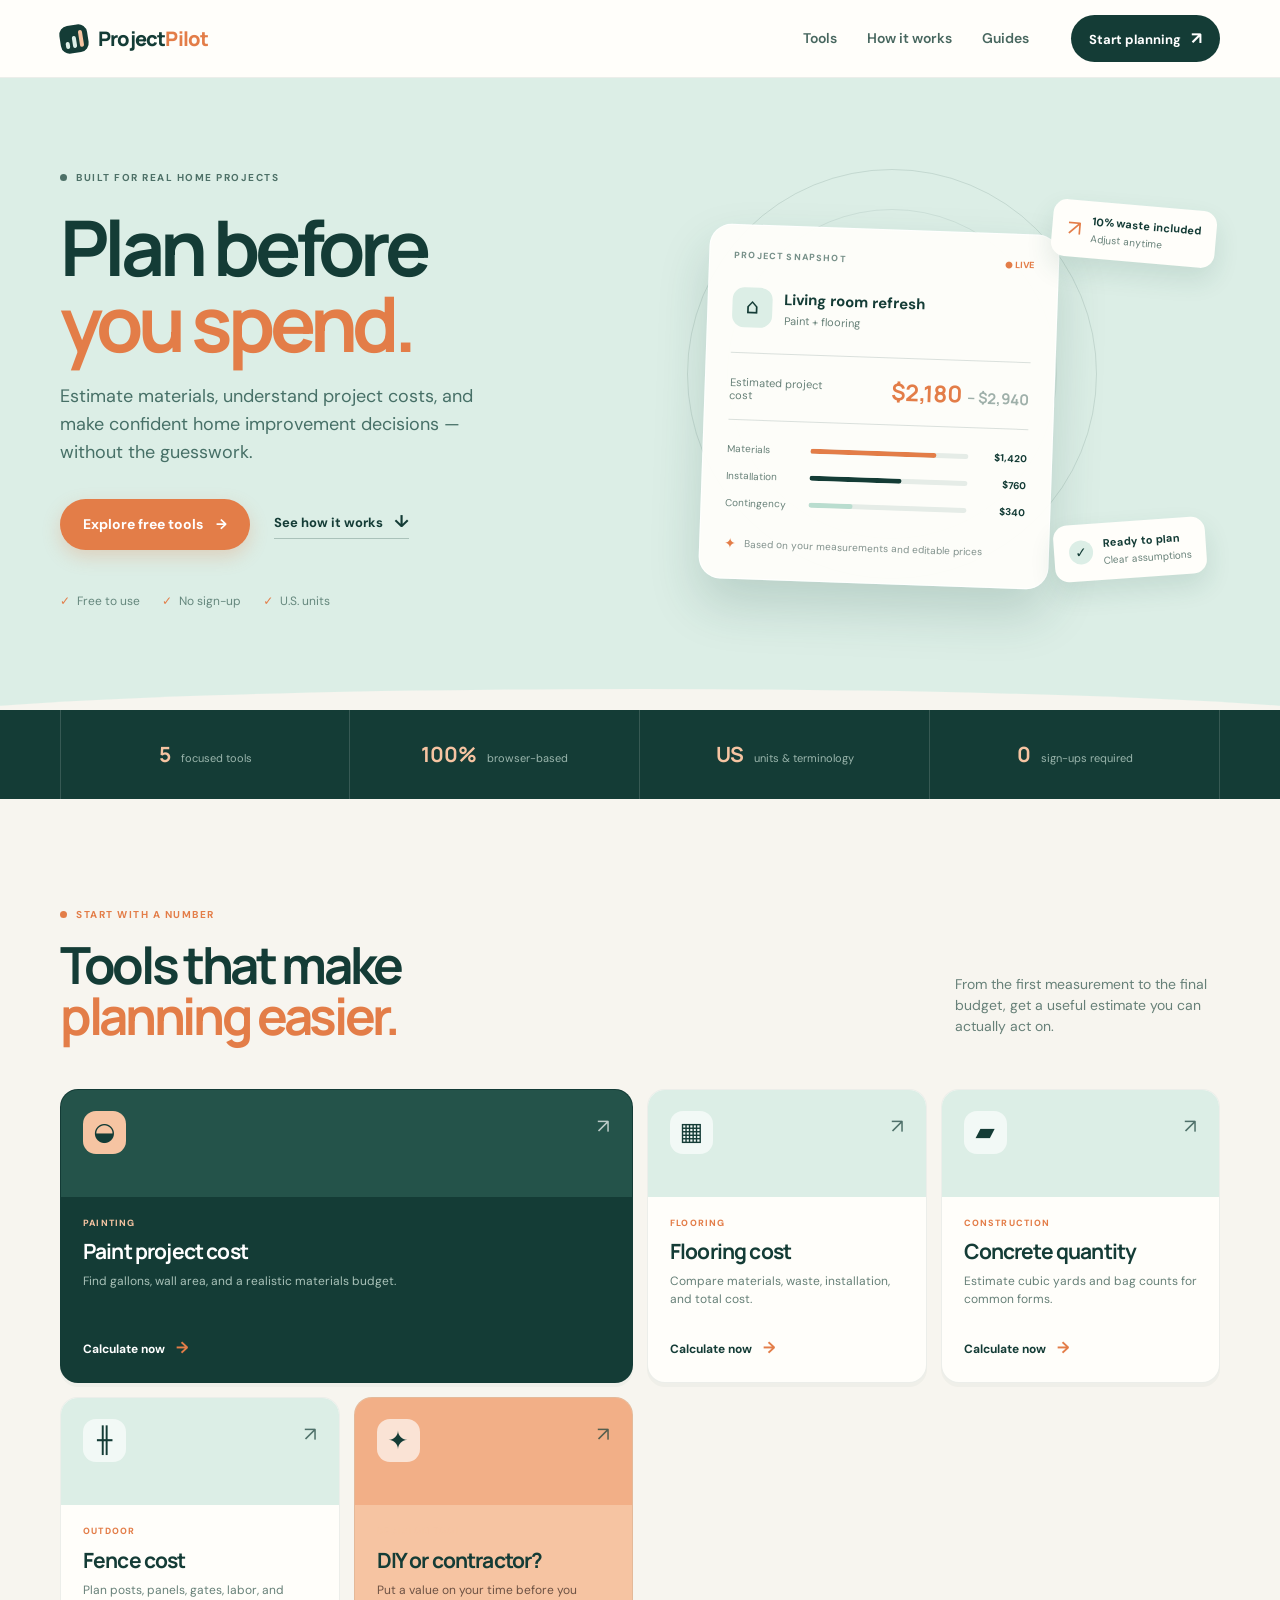
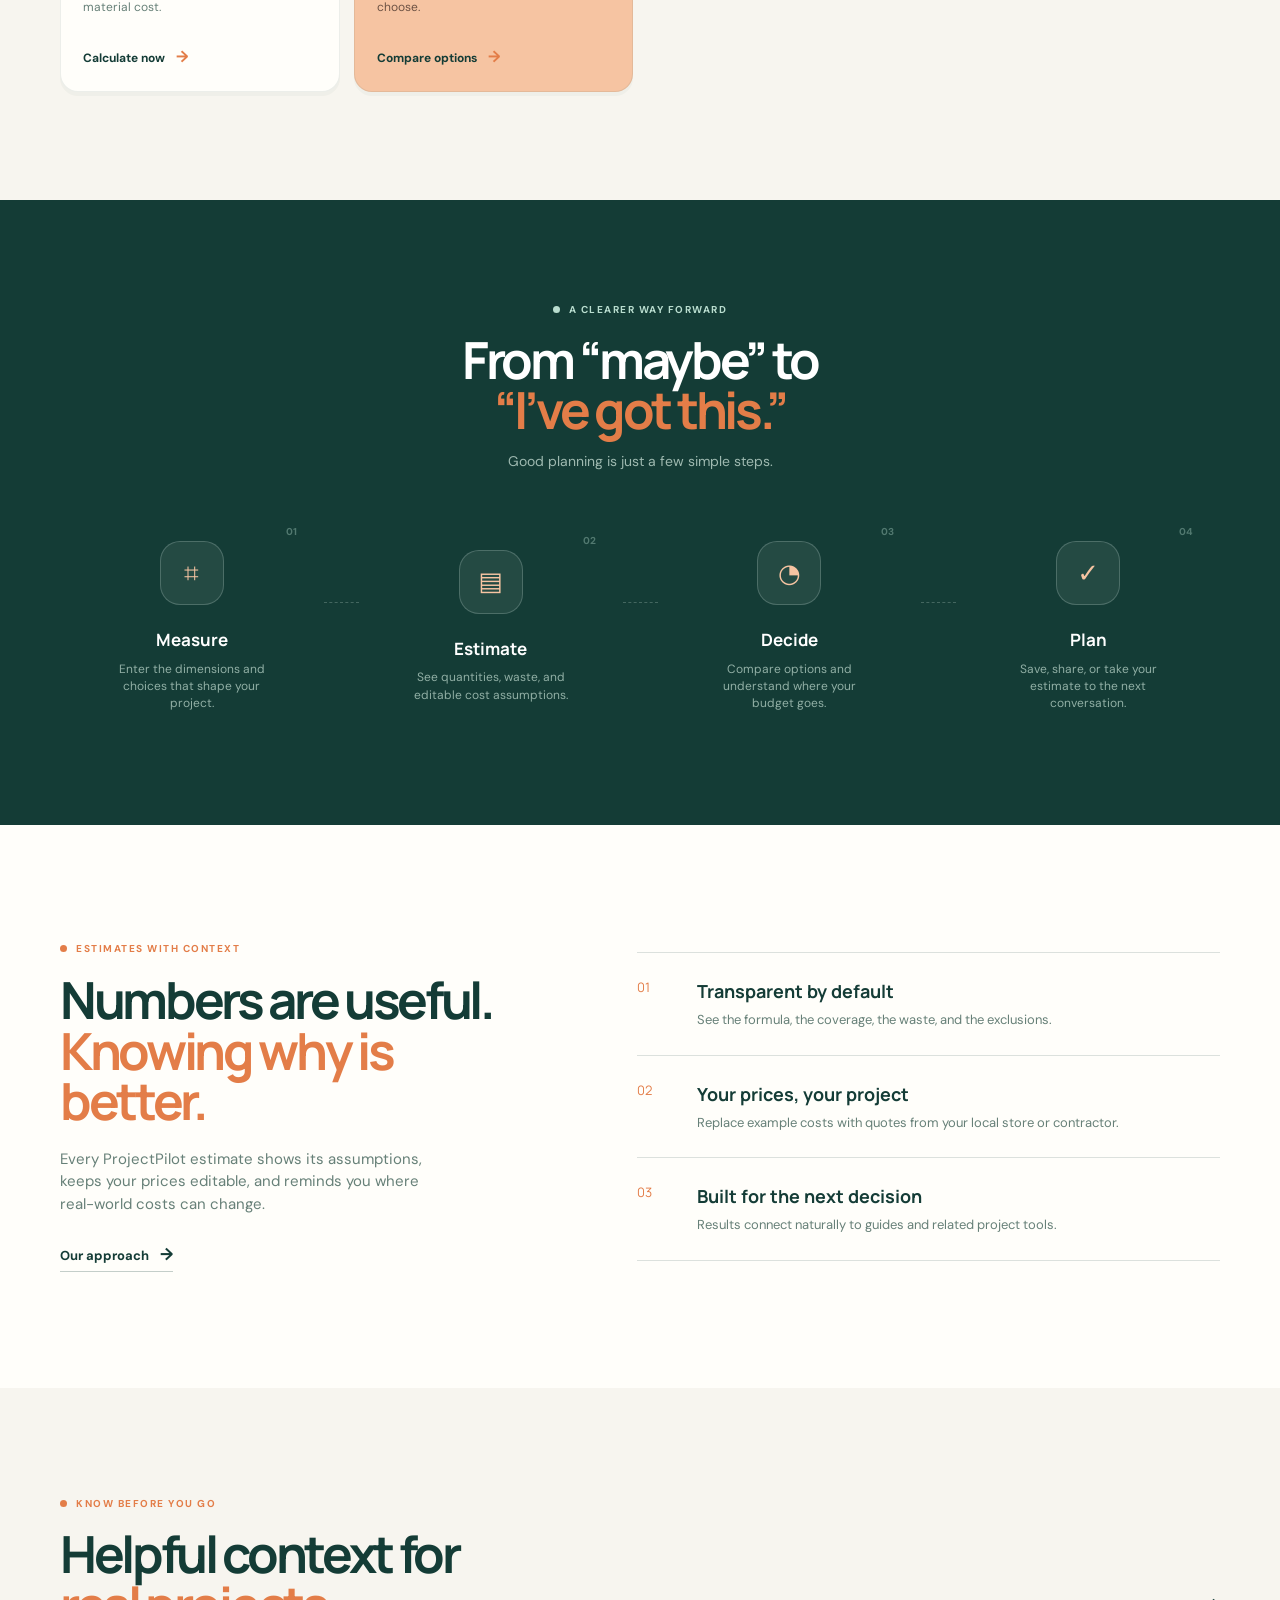
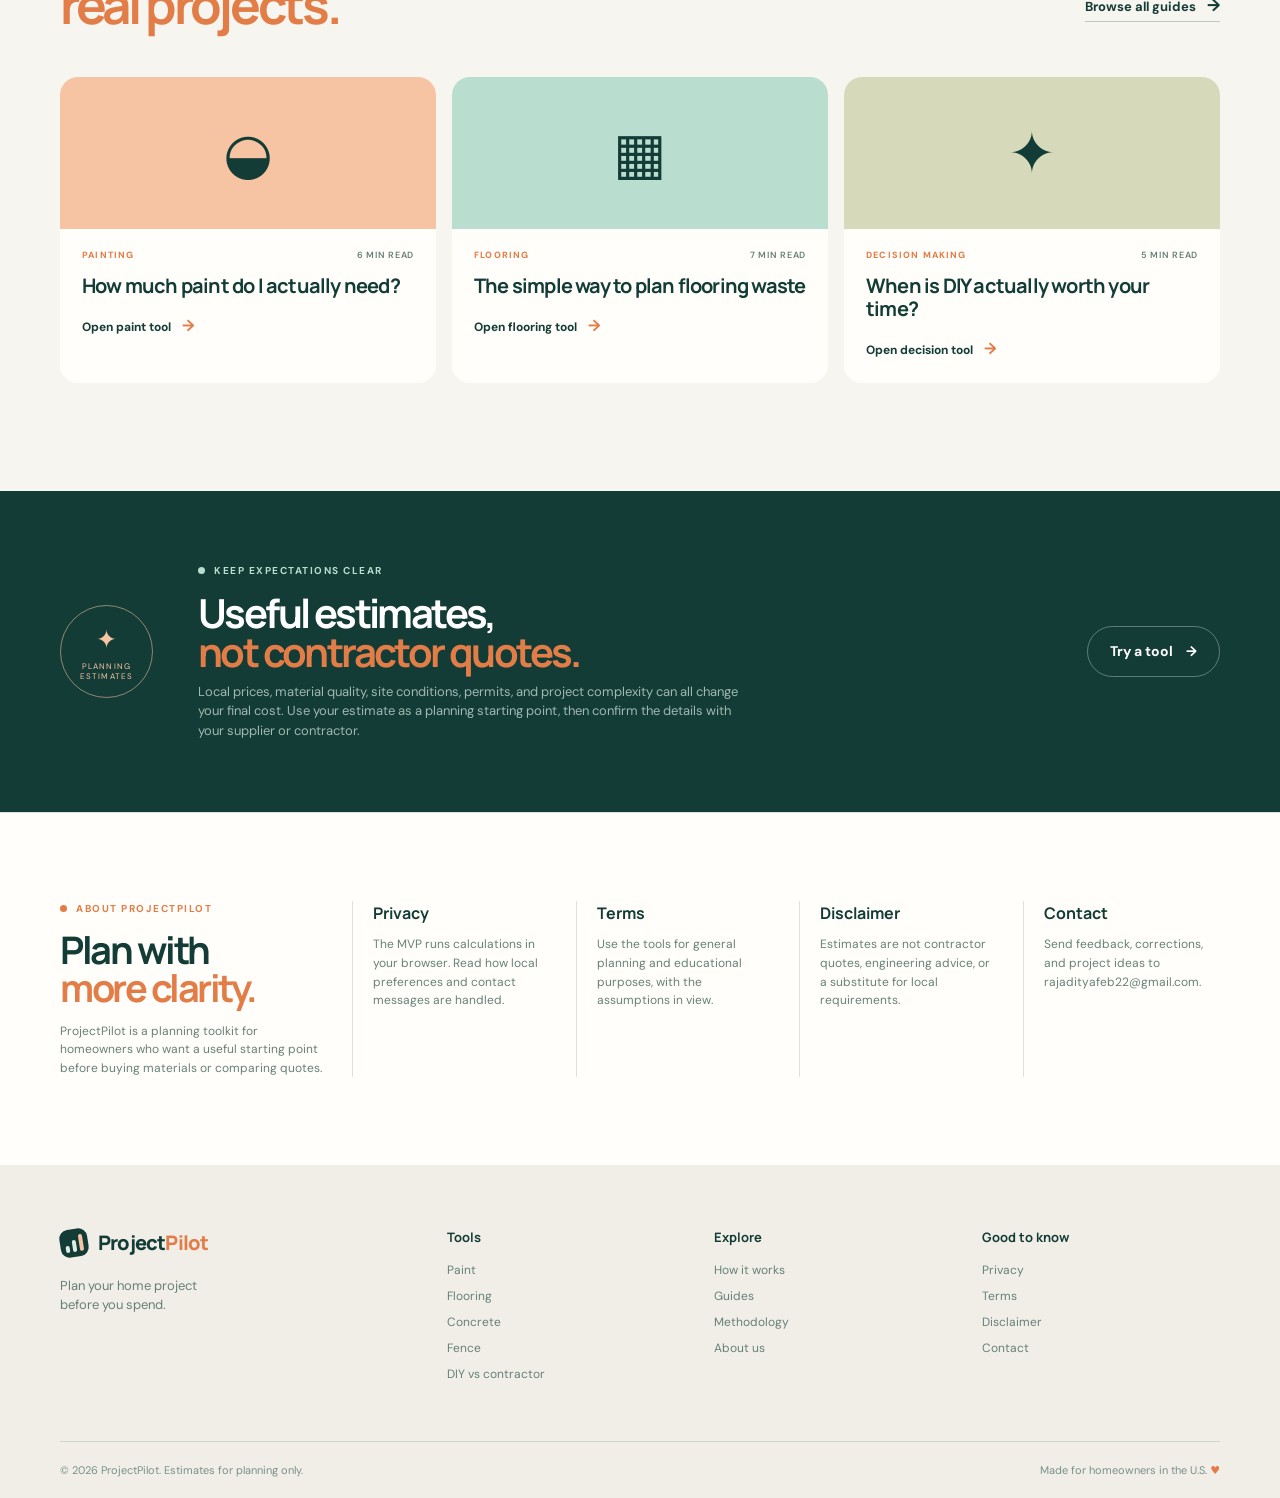
<file: index.html>
<!doctype html>
<html lang="en">
  <head>
    <meta charset="UTF-8" />
    <meta name="viewport" content="width=device-width, initial-scale=1.0" />
    <meta name="description" content="Plan home projects with clear material estimates, cost ranges, and DIY versus contractor comparisons." />
    <meta name="theme-color" content="#0d3b36" />
    <meta name="mobile-web-app-capable" content="yes" />
    <meta property="og:title" content="ProjectPilot — Plan before you spend" />
    <meta property="og:description" content="Estimate materials, understand project costs, and make smarter home improvement decisions." />
    <meta name="google-site-verification" content="JaGFbx-GwA3casWtPi1ImfV_JlGNEoi9sUcAXHFMvf8" />
    <meta name="google-site-verification" content="KDBgsczG8Vob9FltqZQcRfmzueObBQVgklLKDe6Yw30" />
    <title>ProjectPilot — Plan before you spend</title>
    <link rel="canonical" href="https://team-usa.tech/" />
    <link rel="manifest" href="manifest.webmanifest" />
    <link rel="preconnect" href="https://fonts.googleapis.com" />
    <link rel="preconnect" href="https://fonts.gstatic.com" crossorigin />
    <link href="https://fonts.googleapis.com/css2?family=DM+Sans:wght@400;500;600;700&family=Manrope:wght@700;800&display=swap" rel="stylesheet" />
    <link rel="stylesheet" href="styles.css" />
  </head>
  <body>
    <header class="site-header">
      <div class="container header-inner">
        <a class="brand" href="#top" aria-label="ProjectPilot home">
          <span class="brand-mark"><span></span><span></span><span></span></span>
          <span>Project<span class="brand-accent">Pilot</span></span>
        </a>
        <nav class="main-nav" aria-label="Primary navigation">
          <a href="#tools">Tools</a>
          <a href="#how-it-works">How it works</a>
          <a href="#guides">Guides</a>
        </nav>
        <a class="header-cta" href="#tools">Start planning <span aria-hidden="true">↗</span></a>
        <button class="menu-toggle" aria-label="Open navigation" aria-expanded="false">☰</button>
      </div>
    </header>

    <main id="top">
      <section class="hero section-shell">
        <div class="container hero-grid">
          <div class="hero-copy">
            <div class="eyebrow"><span class="eyebrow-dot"></span> Built for real home projects</div>
            <h1>Plan before<br /><em>you spend.</em></h1>
            <p class="hero-lede">Estimate materials, understand project costs, and make confident home improvement decisions — without the guesswork.</p>
            <div class="hero-actions">
              <a class="button button-primary" href="#tools">Explore free tools <span aria-hidden="true">→</span></a>
              <a class="text-link" href="#how-it-works">See how it works <span aria-hidden="true">↓</span></a>
            </div>
            <div class="trust-row" aria-label="Product benefits">
              <span><b>✓</b> Free to use</span>
              <span><b>✓</b> No sign-up</span>
              <span><b>✓</b> U.S. units</span>
            </div>
          </div>
          <div class="hero-visual" aria-label="Sample project estimate">
            <div class="visual-orbit orbit-one"></div>
            <div class="visual-orbit orbit-two"></div>
            <div class="estimate-card">
              <div class="estimate-topline"><span class="estimate-kicker">PROJECT SNAPSHOT</span><span class="live-dot">● LIVE</span></div>
              <div class="estimate-project"><span class="project-icon">⌂</span><div><strong>Living room refresh</strong><small>Paint + flooring</small></div></div>
              <div class="estimate-total"><small>Estimated project cost</small><strong>$2,180 <span>– $2,940</span></strong></div>
              <div class="estimate-bars">
                <div class="bar-row"><span>Materials</span><div class="bar-track"><i class="bar-materials"></i></div><b>$1,420</b></div>
                <div class="bar-row"><span>Installation</span><div class="bar-track"><i class="bar-install"></i></div><b>$760</b></div>
                <div class="bar-row"><span>Contingency</span><div class="bar-track"><i class="bar-contingency"></i></div><b>$340</b></div>
              </div>
              <div class="estimate-note"><span>✦</span> Based on your measurements and editable prices</div>
            </div>
            <div class="floating-note note-top"><span>↗</span><div><b>10% waste included</b><small>Adjust anytime</small></div></div>
            <div class="floating-note note-bottom"><span class="check-badge">✓</span><div><b>Ready to plan</b><small>Clear assumptions</small></div></div>
          </div>
        </div>
        <div class="hero-swoop"></div>
      </section>

      <section class="stats-strip">
        <div class="container stats-grid">
          <div><strong>5</strong><span>focused tools</span></div>
          <div><strong>100%</strong><span>browser-based</span></div>
          <div><strong>US</strong><span>units &amp; terminology</span></div>
          <div><strong>0</strong><span>sign-ups required</span></div>
        </div>
      </section>

      <section id="tools" class="content-section tools-section">
        <div class="container">
          <div class="section-heading split-heading">
            <div><div class="eyebrow dark"><span class="eyebrow-dot"></span> Start with a number</div><h2>Tools that make<br /><em>planning easier.</em></h2></div>
            <p>From the first measurement to the final budget, get a useful estimate you can actually act on.</p>
          </div>
          <div class="tool-grid">
            <a class="tool-card featured-tool" href="paint-calculator/">
              <div class="tool-card-head"><span class="tool-icon paint-icon">◒</span><span class="tool-arrow">↗</span></div>
              <div class="tool-card-body"><div class="tool-label">PAINTING</div><h3>Paint project cost</h3><p>Find gallons, wall area, and a realistic materials budget.</p><div class="tool-link">Calculate now <span>→</span></div></div>
            </a>
            <a class="tool-card" href="flooring-calculator/">
              <div class="tool-card-head"><span class="tool-icon floor-icon">▦</span><span class="tool-arrow">↗</span></div>
              <div class="tool-card-body"><div class="tool-label">FLOORING</div><h3>Flooring cost</h3><p>Compare materials, waste, installation, and total cost.</p><div class="tool-link">Calculate now <span>→</span></div></div>
            </a>
            <a class="tool-card" href="concrete-calculator/">
              <div class="tool-card-head"><span class="tool-icon concrete-icon">▰</span><span class="tool-arrow">↗</span></div>
              <div class="tool-card-body"><div class="tool-label">CONSTRUCTION</div><h3>Concrete quantity</h3><p>Estimate cubic yards and bag counts for common forms.</p><div class="tool-link">Calculate now <span>→</span></div></div>
            </a>
            <a class="tool-card" href="fence-calculator/">
              <div class="tool-card-head"><span class="tool-icon fence-icon">╫</span><span class="tool-arrow">↗</span></div>
              <div class="tool-card-body"><div class="tool-label">OUTDOOR</div><h3>Fence cost</h3><p>Plan posts, panels, gates, labor, and material cost.</p><div class="tool-link">Calculate now <span>→</span></div></div>
            </a>
            <a class="tool-card decision-tool" href="diy-vs-contractor/">
              <div class="tool-card-head"><span class="tool-icon diy-icon">✦</span><span class="tool-arrow">↗</span></div>
              <div class="tool-card-body"><div class="tool-label">DECISION TOOL</div><h3>DIY or contractor?</h3><p>Put a value on your time before you choose.</p><div class="tool-link">Compare options <span>→</span></div></div>
            </a>
          </div>
        </div>
      </section>

      <section id="how-it-works" class="how-section">
        <div class="container">
          <div class="section-heading centered"><div class="eyebrow light"><span class="eyebrow-dot"></span> A clearer way forward</div><h2>From “maybe” to<br /><em>“I’ve got this.”</em></h2><p>Good planning is just a few simple steps.</p></div>
          <div class="steps-grid">
            <div class="step"><span class="step-number">01</span><div class="step-icon">⌗</div><h3>Measure</h3><p>Enter the dimensions and choices that shape your project.</p></div>
            <div class="step-line"></div>
            <div class="step"><span class="step-number">02</span><div class="step-icon">▤</div><h3>Estimate</h3><p>See quantities, waste, and editable cost assumptions.</p></div>
            <div class="step-line"></div>
            <div class="step"><span class="step-number">03</span><div class="step-icon">◔</div><h3>Decide</h3><p>Compare options and understand where your budget goes.</p></div>
            <div class="step-line"></div>
            <div class="step"><span class="step-number">04</span><div class="step-icon">✓</div><h3>Plan</h3><p>Save, share, or take your estimate to the next conversation.</p></div>
          </div>
        </div>
      </section>

      <section class="principles-section">
        <div class="container principles-grid">
          <div class="principles-copy"><div class="eyebrow dark"><span class="eyebrow-dot"></span> Estimates with context</div><h2>Numbers are useful.<br /><em>Knowing why is better.</em></h2><p>Every ProjectPilot estimate shows its assumptions, keeps your prices editable, and reminds you where real-world costs can change.</p><a class="text-link dark-link" href="#methodology">Our approach <span>→</span></a></div>
          <div class="principles-list">
            <div class="principle"><span>01</span><div><h3>Transparent by default</h3><p>See the formula, the coverage, the waste, and the exclusions.</p></div></div>
            <div class="principle"><span>02</span><div><h3>Your prices, your project</h3><p>Replace example costs with quotes from your local store or contractor.</p></div></div>
            <div class="principle"><span>03</span><div><h3>Built for the next decision</h3><p>Results connect naturally to guides and related project tools.</p></div></div>
          </div>
        </div>
      </section>

      <section id="guides" class="guides-section content-section">
        <div class="container">
          <div class="section-heading split-heading"><div><div class="eyebrow dark"><span class="eyebrow-dot"></span> Know before you go</div><h2>Helpful context for<br /><em>real projects.</em></h2></div><a class="text-link dark-link" href="#guides">Browse all guides <span>→</span></a></div>
          <div class="guide-grid">
            <article class="guide-card"><div class="guide-image guide-paint"><span>◒</span></div><div class="guide-meta">PAINTING <span>6 MIN READ</span></div><h3>How much paint do I actually need?</h3><a href="paint-calculator/" class="guide-link">Open paint tool <span>→</span></a></article>
            <article class="guide-card"><div class="guide-image guide-floor"><span>▦</span></div><div class="guide-meta">FLOORING <span>7 MIN READ</span></div><h3>The simple way to plan flooring waste</h3><a href="flooring-calculator/" class="guide-link">Open flooring tool <span>→</span></a></article>
            <article class="guide-card"><div class="guide-image guide-diy"><span>✦</span></div><div class="guide-meta">DECISION MAKING <span>5 MIN READ</span></div><h3>When is DIY actually worth your time?</h3><a href="diy-vs-contractor/" class="guide-link">Open decision tool <span>→</span></a></article>
          </div>
        </div>
      </section>

      <section id="methodology" class="methodology-section">
        <div class="container method-inner"><div class="method-seal">✦<small>PLANNING<br />ESTIMATES</small></div><div><div class="eyebrow light"><span class="eyebrow-dot"></span> Keep expectations clear</div><h2>Useful estimates,<br /><em>not contractor quotes.</em></h2><p>Local prices, material quality, site conditions, permits, and project complexity can all change your final cost. Use your estimate as a planning starting point, then confirm the details with your supplier or contractor.</p></div><a class="button button-outline" href="#tools">Try a tool <span>→</span></a></div>
      </section>

      <section id="calculator" class="calculator-shell" aria-live="polite" hidden>
        <div class="container calculator-container">
          <button class="close-calculator" type="button" aria-label="Close calculator">← Back to tools</button>
          <div class="calculator-header"><div><div class="eyebrow dark" id="calc-kicker"><span class="eyebrow-dot"></span> PROJECT TOOL</div><h2 id="calc-title">Paint project cost</h2><p id="calc-description">Estimate material quantity and cost for your project.</p></div><span class="calculator-badge">ESTIMATE</span></div>
          <div class="calculator-layout"><form id="calculator-form" class="calculator-form"></form><aside id="calculator-results" class="calculator-results"></aside></div>
          <div id="calculator-details" class="calculator-details"></div>
        </div>
      </section>

      <section class="info-section">
        <div class="container info-grid">
          <article id="about"><div class="eyebrow dark"><span class="eyebrow-dot"></span> About ProjectPilot</div><h2>Plan with<br /><em>more clarity.</em></h2><p>ProjectPilot is a planning toolkit for homeowners who want a useful starting point before buying materials or comparing quotes.</p></article>
          <article><h3><a href="privacy/">Privacy</a></h3><p>The MVP runs calculations in your browser. Read how local preferences and contact messages are handled.</p></article>
          <article><h3><a href="terms/">Terms</a></h3><p>Use the tools for general planning and educational purposes, with the assumptions in view.</p></article>
          <article><h3><a href="disclaimer/">Disclaimer</a></h3><p>Estimates are not contractor quotes, engineering advice, or a substitute for local requirements.</p></article>
          <article><h3><a href="contact/">Contact</a></h3><p>Send feedback, corrections, and project ideas to rajadityafeb22@gmail.com.</p></article>
        </div>
      </section>
    </main>

    <footer class="site-footer">
      <div class="container footer-main"><div class="footer-brand"><a class="brand brand-footer" href="#top"><span class="brand-mark"><span></span><span></span><span></span></span><span>Project<span class="brand-accent">Pilot</span></span></a><p>Plan your home project<br />before you spend.</p></div><div class="footer-col"><h4>Tools</h4><a href="paint-calculator/">Paint</a><a href="flooring-calculator/">Flooring</a><a href="concrete-calculator/">Concrete</a><a href="fence-calculator/">Fence</a><a href="diy-vs-contractor/">DIY vs contractor</a></div><div class="footer-col"><h4>Explore</h4><a href="#how-it-works">How it works</a><a href="#guides">Guides</a><a href="#methodology">Methodology</a><a href="#about">About us</a></div><div class="footer-col"><h4>Good to know</h4><a href="privacy/">Privacy</a><a href="terms/">Terms</a><a href="disclaimer/">Disclaimer</a><a href="contact/">Contact</a></div></div>
      <div class="container footer-bottom"><span>© 2026 ProjectPilot. Estimates for planning only.</span><span>Made for homeowners in the U.S. <span class="heart">♥</span></span></div>
    </footer>
    <script src="app.js?v=6"></script><script src="app-install.js"></script>
  <script type="application/ld+json">
  {
    "@context": "https://schema.org",
    "@graph": [
      {
        "@type": "WebSite",
        "@id": "https://team-usa.tech/#website",
        "url": "https://team-usa.tech/",
        "name": "ProjectPilot",
        "description": "Free home project planning tools for material estimates, cost ranges, and DIY versus contractor comparisons.",
        "publisher": { "@id": "https://team-usa.tech/#organization" }
      },
      {
        "@type": "Organization",
        "@id": "https://team-usa.tech/#organization",
        "name": "ProjectPilot",
        "url": "https://team-usa.tech/",
        "email": "mailto:rajadityafeb22@gmail.com"
      },
      {
        "@type": "WebApplication",
        "@id": "https://team-usa.tech/#app",
        "name": "ProjectPilot Home Project Planning Tools",
        "url": "https://team-usa.tech/",
        "applicationCategory": "UtilitiesApplication",
        "operatingSystem": "Web browser",
        "offers": { "@type": "Offer", "price": "0", "priceCurrency": "USD" }
      }
    ]
  }
  </script>
  </body>
</html>
</file>
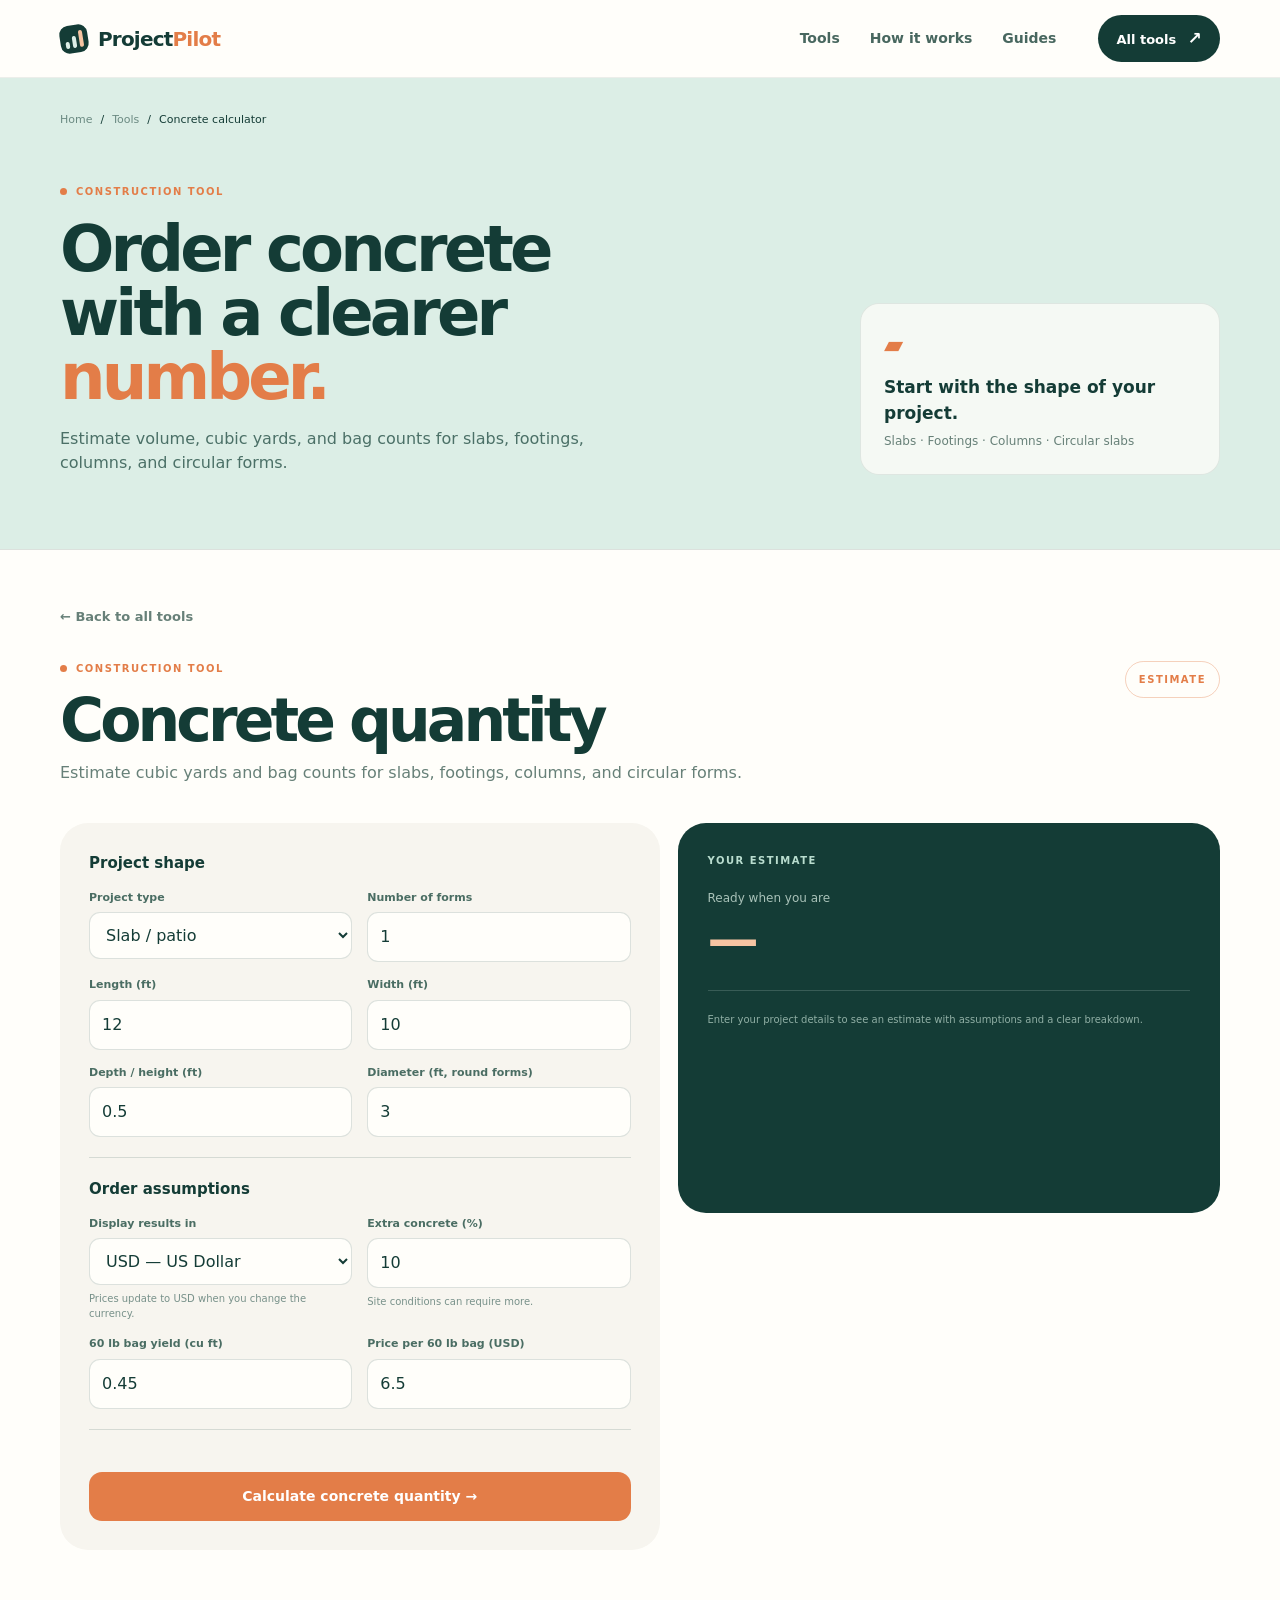
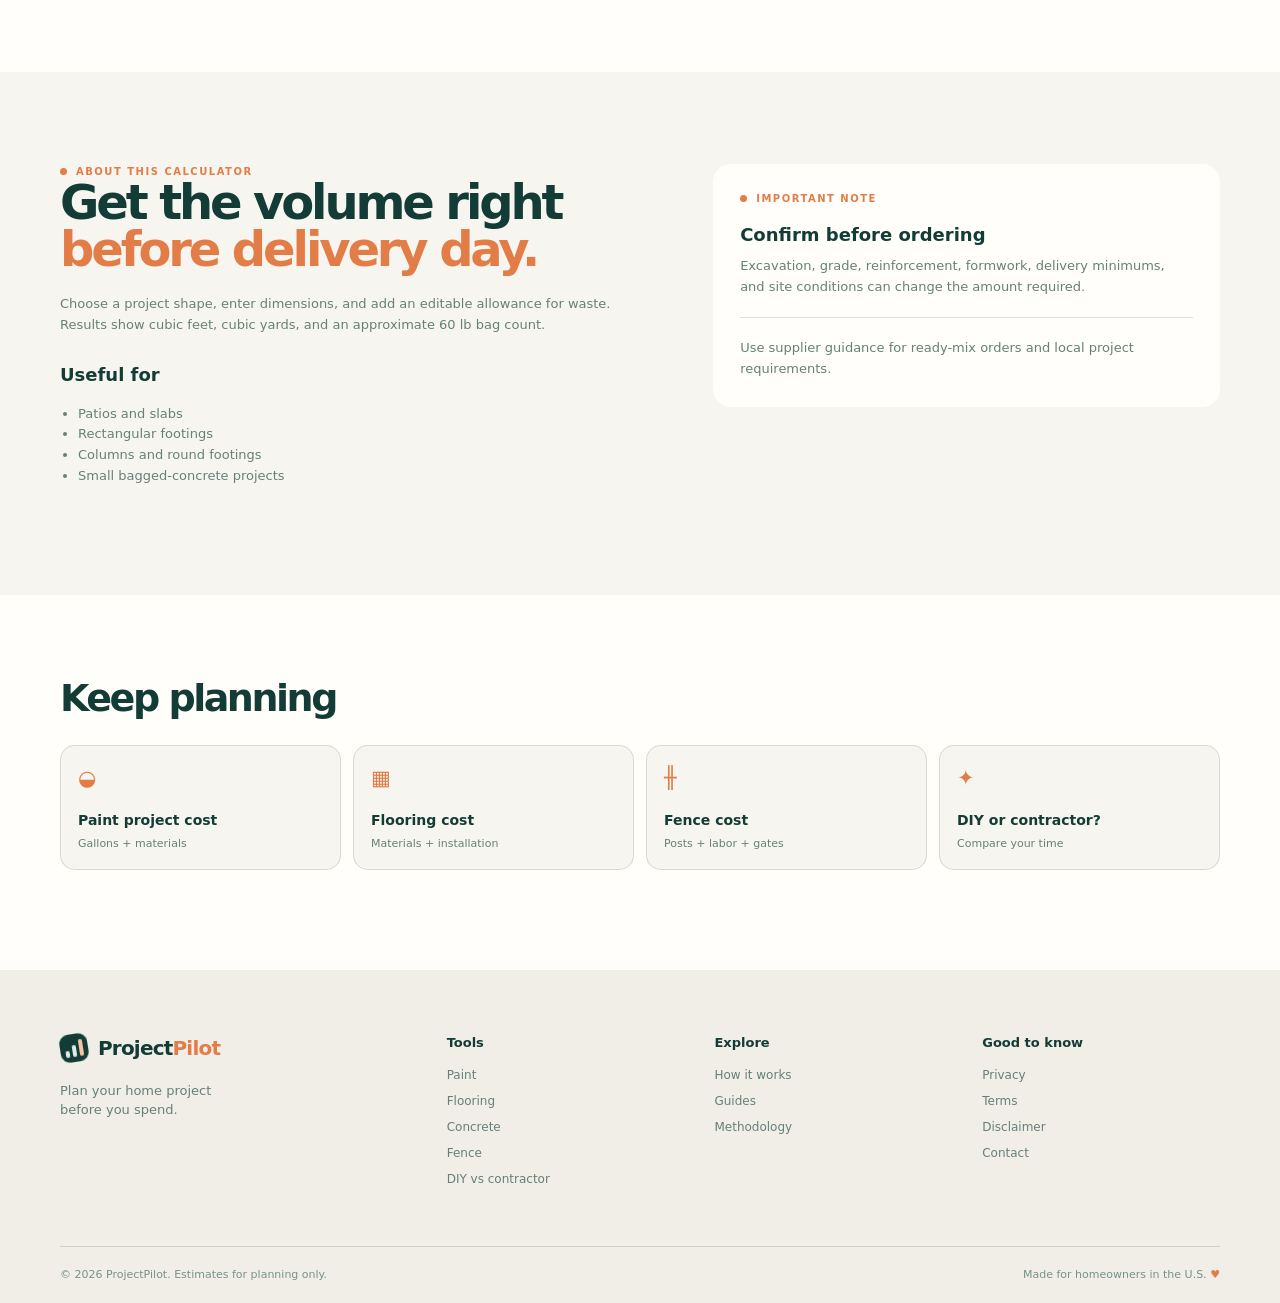
<file: concrete-calculator/index.html>
<!doctype html>
<html lang="en">
  <head>
    <meta charset="UTF-8" /><meta name="viewport" content="width=device-width, initial-scale=1.0" />
    <meta name="description" content="Estimate concrete cubic yards, cubic feet, and 60 lb bag counts for slabs, footings, columns, and circular forms." />
    <meta property="og:title" content="Concrete Calculator — Cubic Yards & Bags | ProjectPilot" /><meta property="og:description" content="Estimate concrete volume, cubic yards, and bag counts with an editable waste allowance." />
    <title>Concrete Calculator — Cubic Yards & Bags | ProjectPilot</title><link rel="canonical" href="https://team-usa.tech/concrete-calculator/"/><meta name="mobile-web-app-capable" content="yes" /><link rel="manifest" href="../manifest.webmanifest" /><link rel="stylesheet" href="../styles.css" />
  </head>
  <body data-tool="concrete">
    <header class="site-header"><div class="container header-inner"><a class="brand" href="../#top" aria-label="ProjectPilot home"><span class="brand-mark"><span></span><span></span><span></span></span><span>Project<span class="brand-accent">Pilot</span></span></a><nav class="main-nav" aria-label="Primary navigation"><a href="../#tools">Tools</a><a href="../#how-it-works">How it works</a><a href="../#guides">Guides</a></nav><a class="header-cta" href="../#tools">All tools <span>↗</span></a><button class="menu-toggle" aria-label="Open navigation" aria-expanded="false">☰</button></div></header>
    <main><section class="tool-page-hero"><div class="container"><nav class="breadcrumb" aria-label="Breadcrumb"><a href="../">Home</a><span>/</span><a href="../#tools">Tools</a><span>/</span><span>Concrete calculator</span></nav><div class="tool-page-intro"><div><div class="eyebrow dark"><span class="eyebrow-dot"></span> Construction tool</div><h1>Order concrete with a clearer <em>number.</em></h1><p>Estimate volume, cubic yards, and bag counts for slabs, footings, columns, and circular forms.</p></div><div class="tool-page-callout"><span class="callout-mark">▰</span><strong>Start with the shape of your project.</strong><span>Slabs · Footings · Columns · Circular slabs</span></div></div></div></section>
      <section id="calculator" class="calculator-shell" aria-live="polite" hidden><div class="container calculator-container"><button class="close-calculator" type="button">← Back to all tools</button><div class="calculator-header"><div><div class="eyebrow dark" id="calc-kicker"><span class="eyebrow-dot"></span> CONSTRUCTION TOOL</div><h2 id="calc-title">Concrete quantity</h2><p id="calc-description">Estimate cubic yards and bag counts.</p></div><span class="calculator-badge">ESTIMATE</span></div><div class="calculator-layout"><form id="calculator-form" class="calculator-form"></form><aside id="calculator-results" class="calculator-results"></aside></div><div id="calculator-details" class="calculator-details"></div></div></section>
      <section class="tool-content-section"><div class="container tool-content-grid"><div><div class="eyebrow dark"><span class="eyebrow-dot"></span> About this calculator</div><h2>Get the volume right<br /><em>before delivery day.</em></h2><p>Choose a project shape, enter dimensions, and add an editable allowance for waste. Results show cubic feet, cubic yards, and an approximate 60 lb bag count.</p><h3>Useful for</h3><ul><li>Patios and slabs</li><li>Rectangular footings</li><li>Columns and round footings</li><li>Small bagged-concrete projects</li></ul></div><aside class="assumption-panel"><div class="eyebrow dark"><span class="eyebrow-dot"></span> Important note</div><h3>Confirm before ordering</h3><p>Excavation, grade, reinforcement, formwork, delivery minimums, and site conditions can change the amount required.</p><hr /><p>Use supplier guidance for ready-mix orders and local project requirements.</p></aside></div></section>
      <section class="related-section"><div class="container"><h2>Keep planning</h2><div class="related-grid"><a class="related-card" href="../paint-calculator/"><span>◒</span><strong>Paint project cost</strong><small>Gallons + materials</small></a><a class="related-card" href="../flooring-calculator/"><span>▦</span><strong>Flooring cost</strong><small>Materials + installation</small></a><a class="related-card" href="../fence-calculator/"><span>╫</span><strong>Fence cost</strong><small>Posts + labor + gates</small></a><a class="related-card" href="../diy-vs-contractor/"><span>✦</span><strong>DIY or contractor?</strong><small>Compare your time</small></a></div></div></section></main>
    <footer class="site-footer"><div class="container footer-main"><div class="footer-brand"><a class="brand brand-footer" href="../#top"><span class="brand-mark"><span></span><span></span><span></span></span><span>Project<span class="brand-accent">Pilot</span></span></a><p>Plan your home project<br />before you spend.</p></div><div class="footer-col"><h4>Tools</h4><a href="../paint-calculator/">Paint</a><a href="../flooring-calculator/">Flooring</a><a href="../concrete-calculator/">Concrete</a><a href="../fence-calculator/">Fence</a><a href="../diy-vs-contractor/">DIY vs contractor</a></div><div class="footer-col"><h4>Explore</h4><a href="../#how-it-works">How it works</a><a href="../#guides">Guides</a><a href="../#methodology">Methodology</a></div><div class="footer-col"><h4>Good to know</h4><a href="../privacy/">Privacy</a><a href="../terms/">Terms</a><a href="../disclaimer/">Disclaimer</a><a href="../contact/">Contact</a></div></div><div class="container footer-bottom"><span>© 2026 ProjectPilot. Estimates for planning only.</span><span>Made for homeowners in the U.S. <span class="heart">♥</span></span></div></footer>
    <script src="../app.js?v=6"></script><script src="../tool-page.js"></script><script src="../app-install.js"></script>
  <script type="application/ld+json">
  {
    "@context": "https://schema.org",
    "@graph": [
      { "@type": "WebApplication", "@id": "https://team-usa.tech/concrete-calculator/#app", "name": "Concrete Calculator | ProjectPilot", "url": "https://team-usa.tech/concrete-calculator/", "description": "Estimate concrete volume, cubic yards, cubic feet, and approximate bag counts for common project shapes.", "applicationCategory": "UtilitiesApplication", "operatingSystem": "Web browser", "isPartOf": { "@id": "https://team-usa.tech/#website" }, "offers": { "@type": "Offer", "price": "0", "priceCurrency": "USD" } },
      { "@type": "BreadcrumbList", "itemListElement": [ { "@type": "ListItem", "position": 1, "name": "Home", "item": "https://team-usa.tech/" }, { "@type": "ListItem", "position": 2, "name": "Concrete Calculator", "item": "https://team-usa.tech/concrete-calculator/" } ] }
    ]
  }
  </script>
  </body>
</html>
</file>
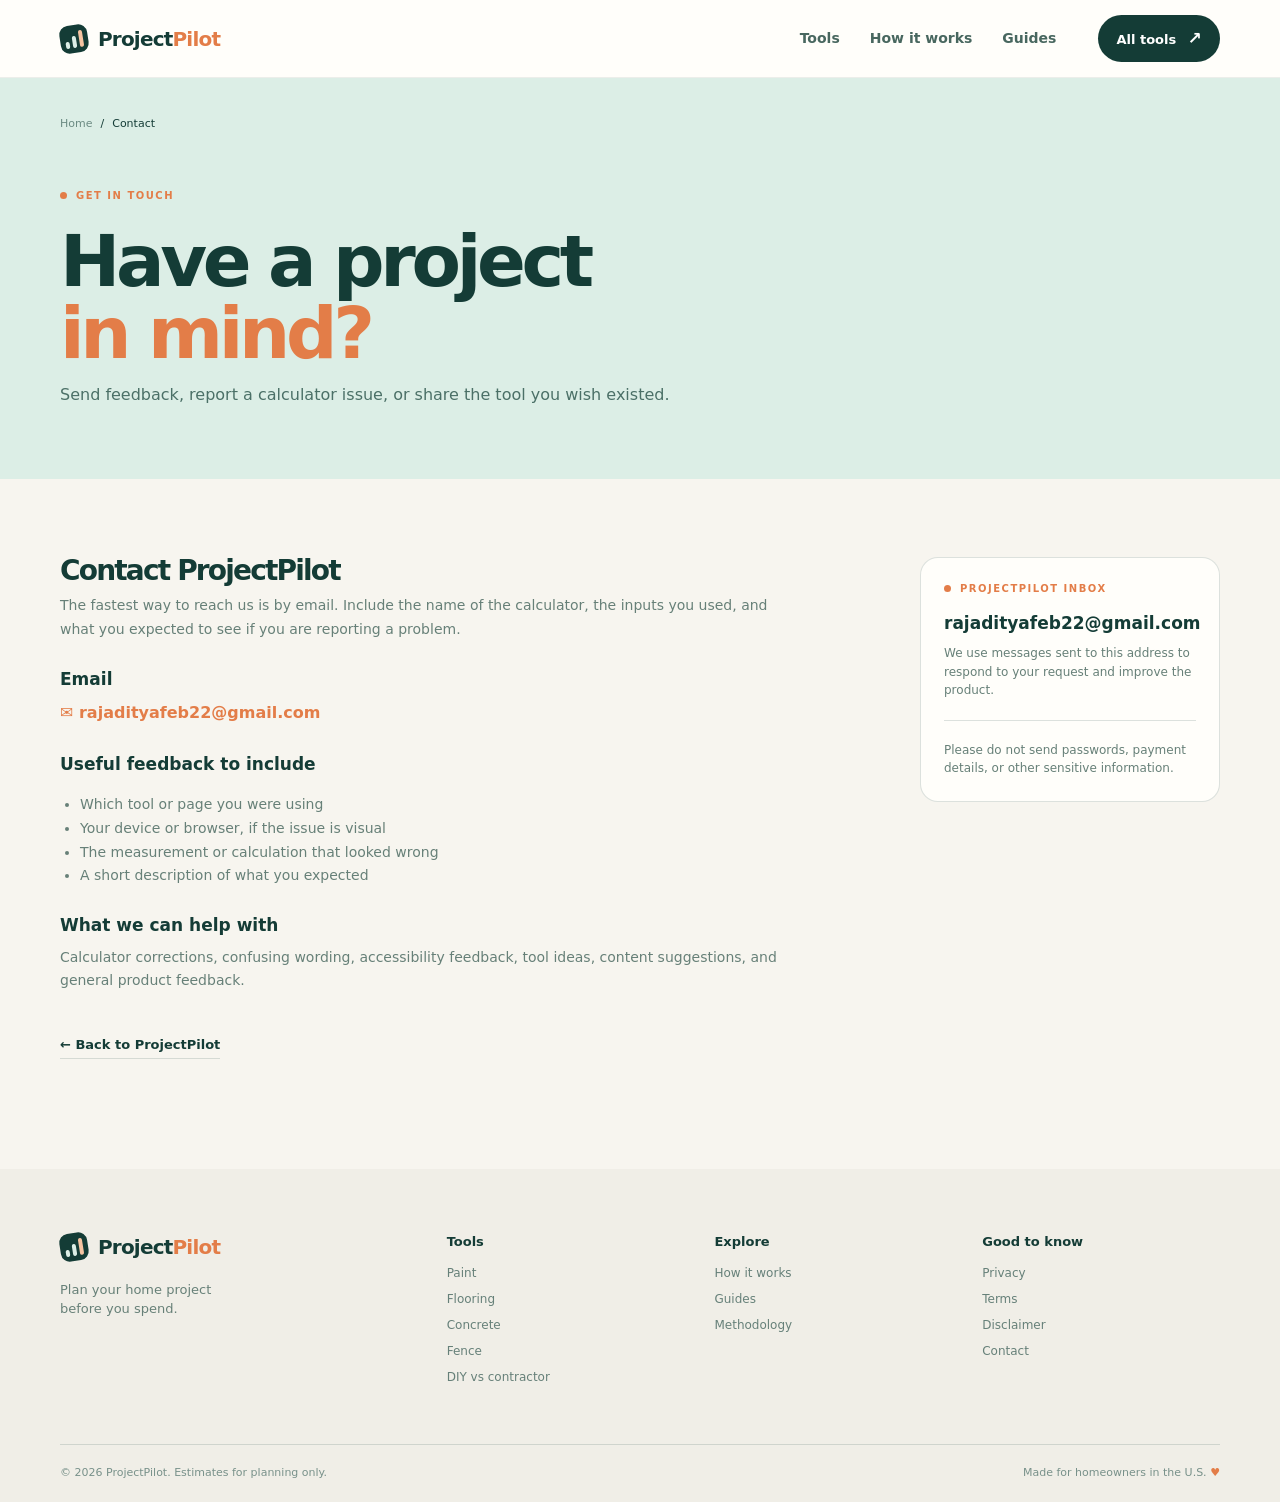
<file: contact/index.html>
<!doctype html>
<html lang="en">
  <head><meta charset="UTF-8" /><meta name="viewport" content="width=device-width, initial-scale=1.0" /><meta name="description" content="Contact ProjectPilot with feedback, calculator corrections, partnership ideas, or home project questions." /><title>Contact ProjectPilot | ProjectPilot</title><link rel="canonical" href="https://team-usa.tech/contact/"/><link rel="manifest" href="../manifest.webmanifest" /><link rel="stylesheet" href="../styles.css" /></head>
  <body data-app-prefix="../">
    <header class="site-header"><div class="container header-inner"><a class="brand" href="../#top" aria-label="ProjectPilot home"><span class="brand-mark"><span></span><span></span><span></span></span><span>Project<span class="brand-accent">Pilot</span></span></a><nav class="main-nav" aria-label="Primary navigation"><a href="../#tools">Tools</a><a href="../#how-it-works">How it works</a><a href="../#guides">Guides</a></nav><a class="header-cta" href="../#tools">All tools <span>↗</span></a><button class="menu-toggle" aria-label="Open navigation" aria-expanded="false">☰</button></div></header>
    <main><section class="legal-hero"><div class="container"><nav class="breadcrumb" aria-label="Breadcrumb"><a href="../">Home</a><span>/</span><span>Contact</span></nav><div class="eyebrow dark"><span class="eyebrow-dot"></span> Get in touch</div><h1>Have a project<br /><em>in mind?</em></h1><p>Send feedback, report a calculator issue, or share the tool you wish existed.</p></div></section><section class="legal-content"><div class="container legal-grid"><article class="legal-copy"><h2>Contact ProjectPilot</h2><p>The fastest way to reach us is by email. Include the name of the calculator, the inputs you used, and what you expected to see if you are reporting a problem.</p><h3>Email</h3><p><a class="contact-email" href="mailto:rajadityafeb22@gmail.com">✉ rajadityafeb22@gmail.com</a></p><h3>Useful feedback to include</h3><ul><li>Which tool or page you were using</li><li>Your device or browser, if the issue is visual</li><li>The measurement or calculation that looked wrong</li><li>A short description of what you expected</li></ul><h3>What we can help with</h3><p>Calculator corrections, confusing wording, accessibility feedback, tool ideas, content suggestions, and general product feedback.</p><a class="legal-back" href="../#top">← Back to ProjectPilot</a></article><aside class="legal-note"><div class="eyebrow dark"><span class="eyebrow-dot"></span> ProjectPilot inbox</div><strong>rajadityafeb22@gmail.com</strong><p>We use messages sent to this address to respond to your request and improve the product.</p><hr /><p>Please do not send passwords, payment details, or other sensitive information.</p></aside></div></section></main>
    <footer class="site-footer"><div class="container footer-main"><div class="footer-brand"><a class="brand brand-footer" href="../#top"><span class="brand-mark"><span></span><span></span><span></span></span><span>Project<span class="brand-accent">Pilot</span></span></a><p>Plan your home project<br />before you spend.</p></div><div class="footer-col"><h4>Tools</h4><a href="../paint-calculator/">Paint</a><a href="../flooring-calculator/">Flooring</a><a href="../concrete-calculator/">Concrete</a><a href="../fence-calculator/">Fence</a><a href="../diy-vs-contractor/">DIY vs contractor</a></div><div class="footer-col"><h4>Explore</h4><a href="../#how-it-works">How it works</a><a href="../#guides">Guides</a><a href="../#methodology">Methodology</a></div><div class="footer-col"><h4>Good to know</h4><a href="../privacy/">Privacy</a><a href="../terms/">Terms</a><a href="../disclaimer/">Disclaimer</a><a href="../contact/">Contact</a></div></div><div class="container footer-bottom"><span>© 2026 ProjectPilot. Estimates for planning only.</span><span>Made for homeowners in the U.S. <span class="heart">♥</span></span></div></footer><script src="../app.js"></script><script src="../app-install.js"></script>
  </body>
</html>
</file>
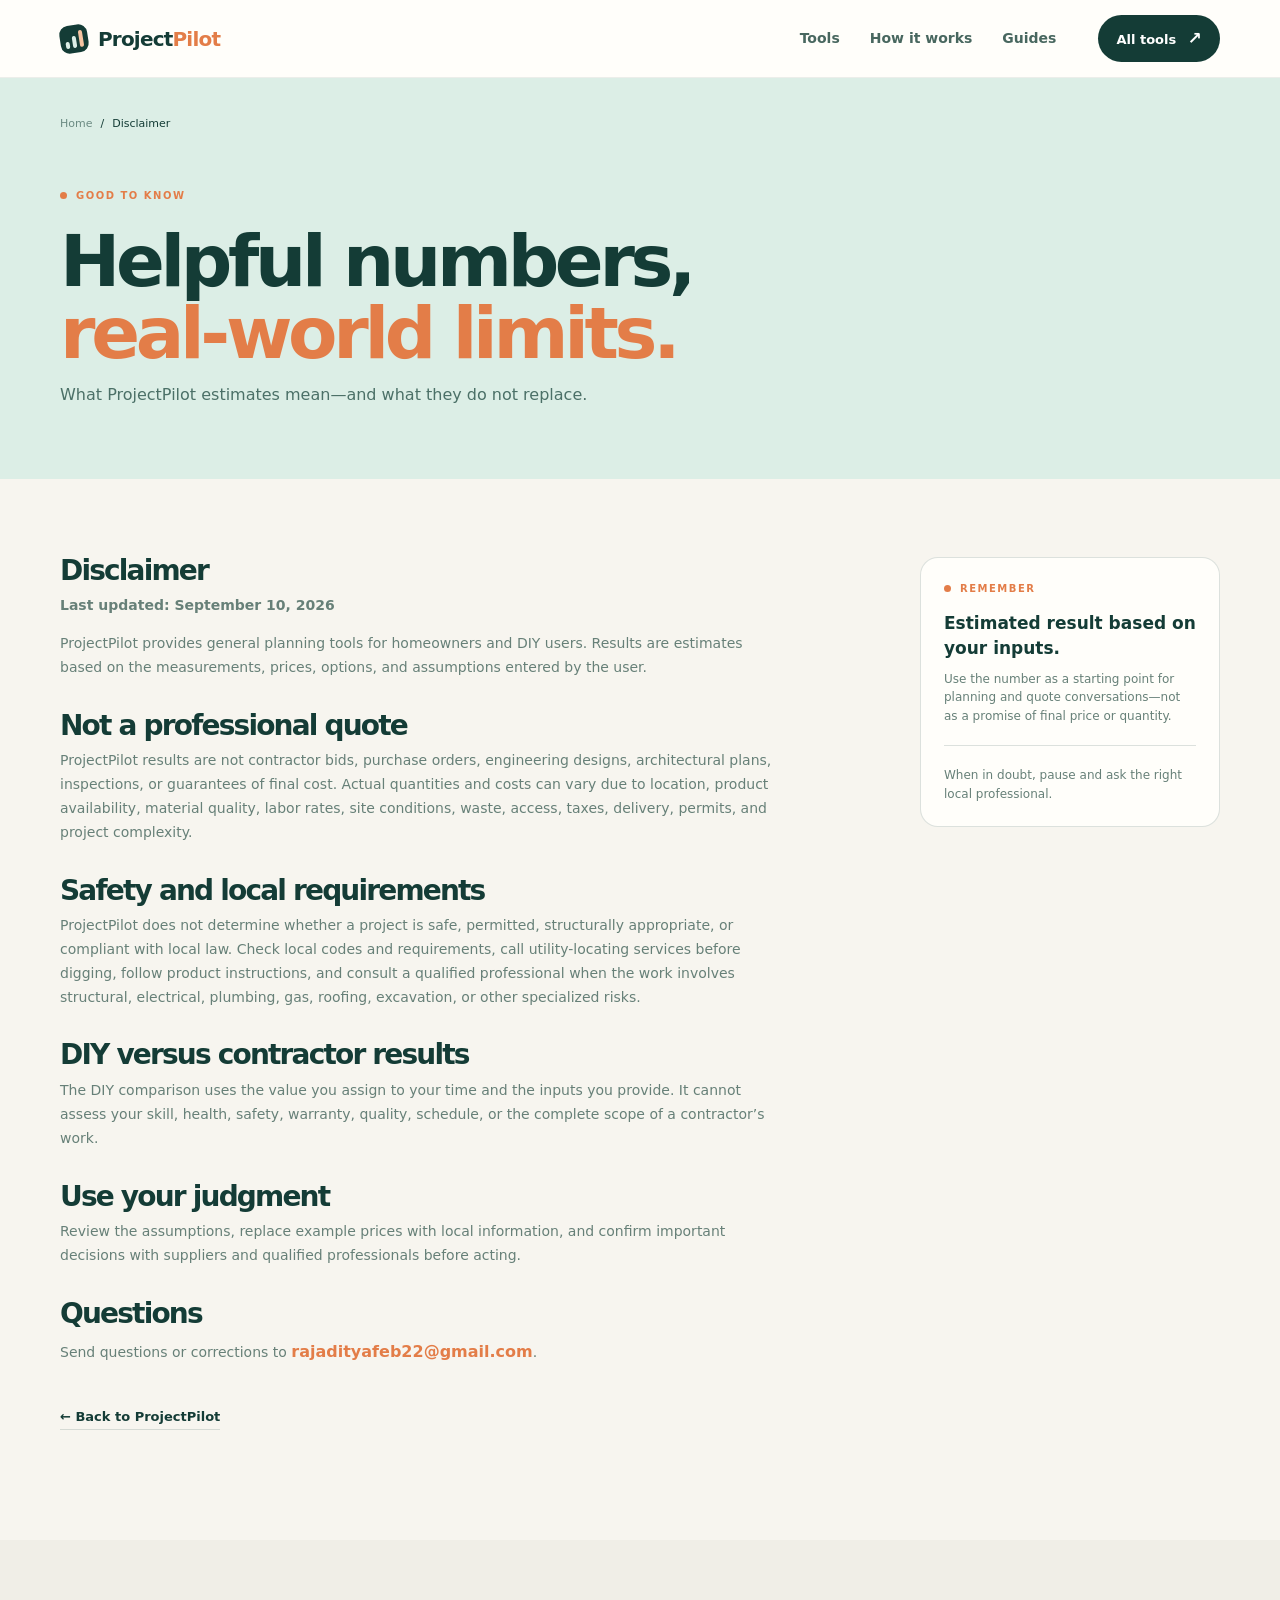
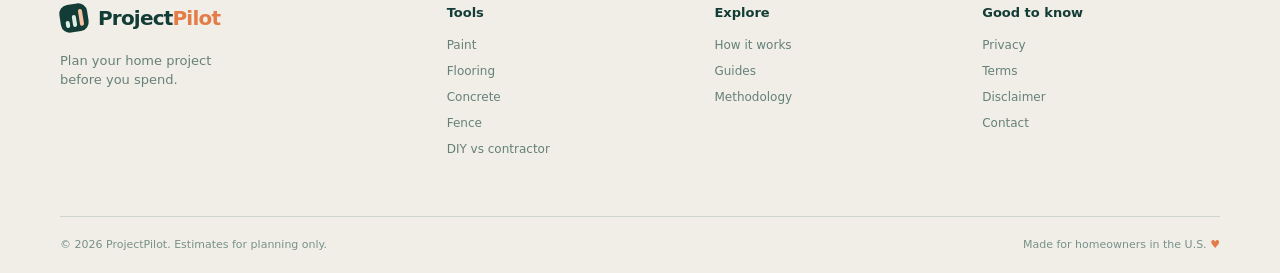
<file: disclaimer/index.html>
<!doctype html>
<html lang="en">
  <head><meta charset="UTF-8" /><meta name="viewport" content="width=device-width, initial-scale=1.0" /><meta name="description" content="ProjectPilot disclaimer explaining the limits of home project quantity, cost, and DIY planning estimates." /><title>Disclaimer | ProjectPilot</title><link rel="canonical" href="https://team-usa.tech/disclaimer/"/><link rel="manifest" href="../manifest.webmanifest" /><link rel="stylesheet" href="../styles.css" /></head>
  <body data-app-prefix="../">
    <header class="site-header"><div class="container header-inner"><a class="brand" href="../#top" aria-label="ProjectPilot home"><span class="brand-mark"><span></span><span></span><span></span></span><span>Project<span class="brand-accent">Pilot</span></span></a><nav class="main-nav" aria-label="Primary navigation"><a href="../#tools">Tools</a><a href="../#how-it-works">How it works</a><a href="../#guides">Guides</a></nav><a class="header-cta" href="../#tools">All tools <span>↗</span></a><button class="menu-toggle" aria-label="Open navigation" aria-expanded="false">☰</button></div></header>
    <main><section class="legal-hero"><div class="container"><nav class="breadcrumb" aria-label="Breadcrumb"><a href="../">Home</a><span>/</span><span>Disclaimer</span></nav><div class="eyebrow dark"><span class="eyebrow-dot"></span> Good to know</div><h1>Helpful numbers,<br /><em>real-world limits.</em></h1><p>What ProjectPilot estimates mean—and what they do not replace.</p></div></section><section class="legal-content"><div class="container legal-grid"><article class="legal-copy"><h2>Disclaimer</h2><p><strong>Last updated: September 10, 2026</strong></p><p>ProjectPilot provides general planning tools for homeowners and DIY users. Results are estimates based on the measurements, prices, options, and assumptions entered by the user.</p><h2>Not a professional quote</h2><p>ProjectPilot results are not contractor bids, purchase orders, engineering designs, architectural plans, inspections, or guarantees of final cost. Actual quantities and costs can vary due to location, product availability, material quality, labor rates, site conditions, waste, access, taxes, delivery, permits, and project complexity.</p><h2>Safety and local requirements</h2><p>ProjectPilot does not determine whether a project is safe, permitted, structurally appropriate, or compliant with local law. Check local codes and requirements, call utility-locating services before digging, follow product instructions, and consult a qualified professional when the work involves structural, electrical, plumbing, gas, roofing, excavation, or other specialized risks.</p><h2>DIY versus contractor results</h2><p>The DIY comparison uses the value you assign to your time and the inputs you provide. It cannot assess your skill, health, safety, warranty, quality, schedule, or the complete scope of a contractor’s work.</p><h2>Use your judgment</h2><p>Review the assumptions, replace example prices with local information, and confirm important decisions with suppliers and qualified professionals before acting.</p><h2>Questions</h2><p>Send questions or corrections to <a href="mailto:rajadityafeb22@gmail.com" class="contact-email">rajadityafeb22@gmail.com</a>.</p><a class="legal-back" href="../#top">← Back to ProjectPilot</a></article><aside class="legal-note"><div class="eyebrow dark"><span class="eyebrow-dot"></span> Remember</div><strong>Estimated result based on your inputs.</strong><p>Use the number as a starting point for planning and quote conversations—not as a promise of final price or quantity.</p><hr /><p>When in doubt, pause and ask the right local professional.</p></aside></div></section></main>
    <footer class="site-footer"><div class="container footer-main"><div class="footer-brand"><a class="brand brand-footer" href="../#top"><span class="brand-mark"><span></span><span></span><span></span></span><span>Project<span class="brand-accent">Pilot</span></span></a><p>Plan your home project<br />before you spend.</p></div><div class="footer-col"><h4>Tools</h4><a href="../paint-calculator/">Paint</a><a href="../flooring-calculator/">Flooring</a><a href="../concrete-calculator/">Concrete</a><a href="../fence-calculator/">Fence</a><a href="../diy-vs-contractor/">DIY vs contractor</a></div><div class="footer-col"><h4>Explore</h4><a href="../#how-it-works">How it works</a><a href="../#guides">Guides</a><a href="../#methodology">Methodology</a></div><div class="footer-col"><h4>Good to know</h4><a href="../privacy/">Privacy</a><a href="../terms/">Terms</a><a href="../disclaimer/">Disclaimer</a><a href="../contact/">Contact</a></div></div><div class="container footer-bottom"><span>© 2026 ProjectPilot. Estimates for planning only.</span><span>Made for homeowners in the U.S. <span class="heart">♥</span></span></div></footer><script src="../app.js"></script><script src="../app-install.js"></script>
  </body>
</html>
</file>
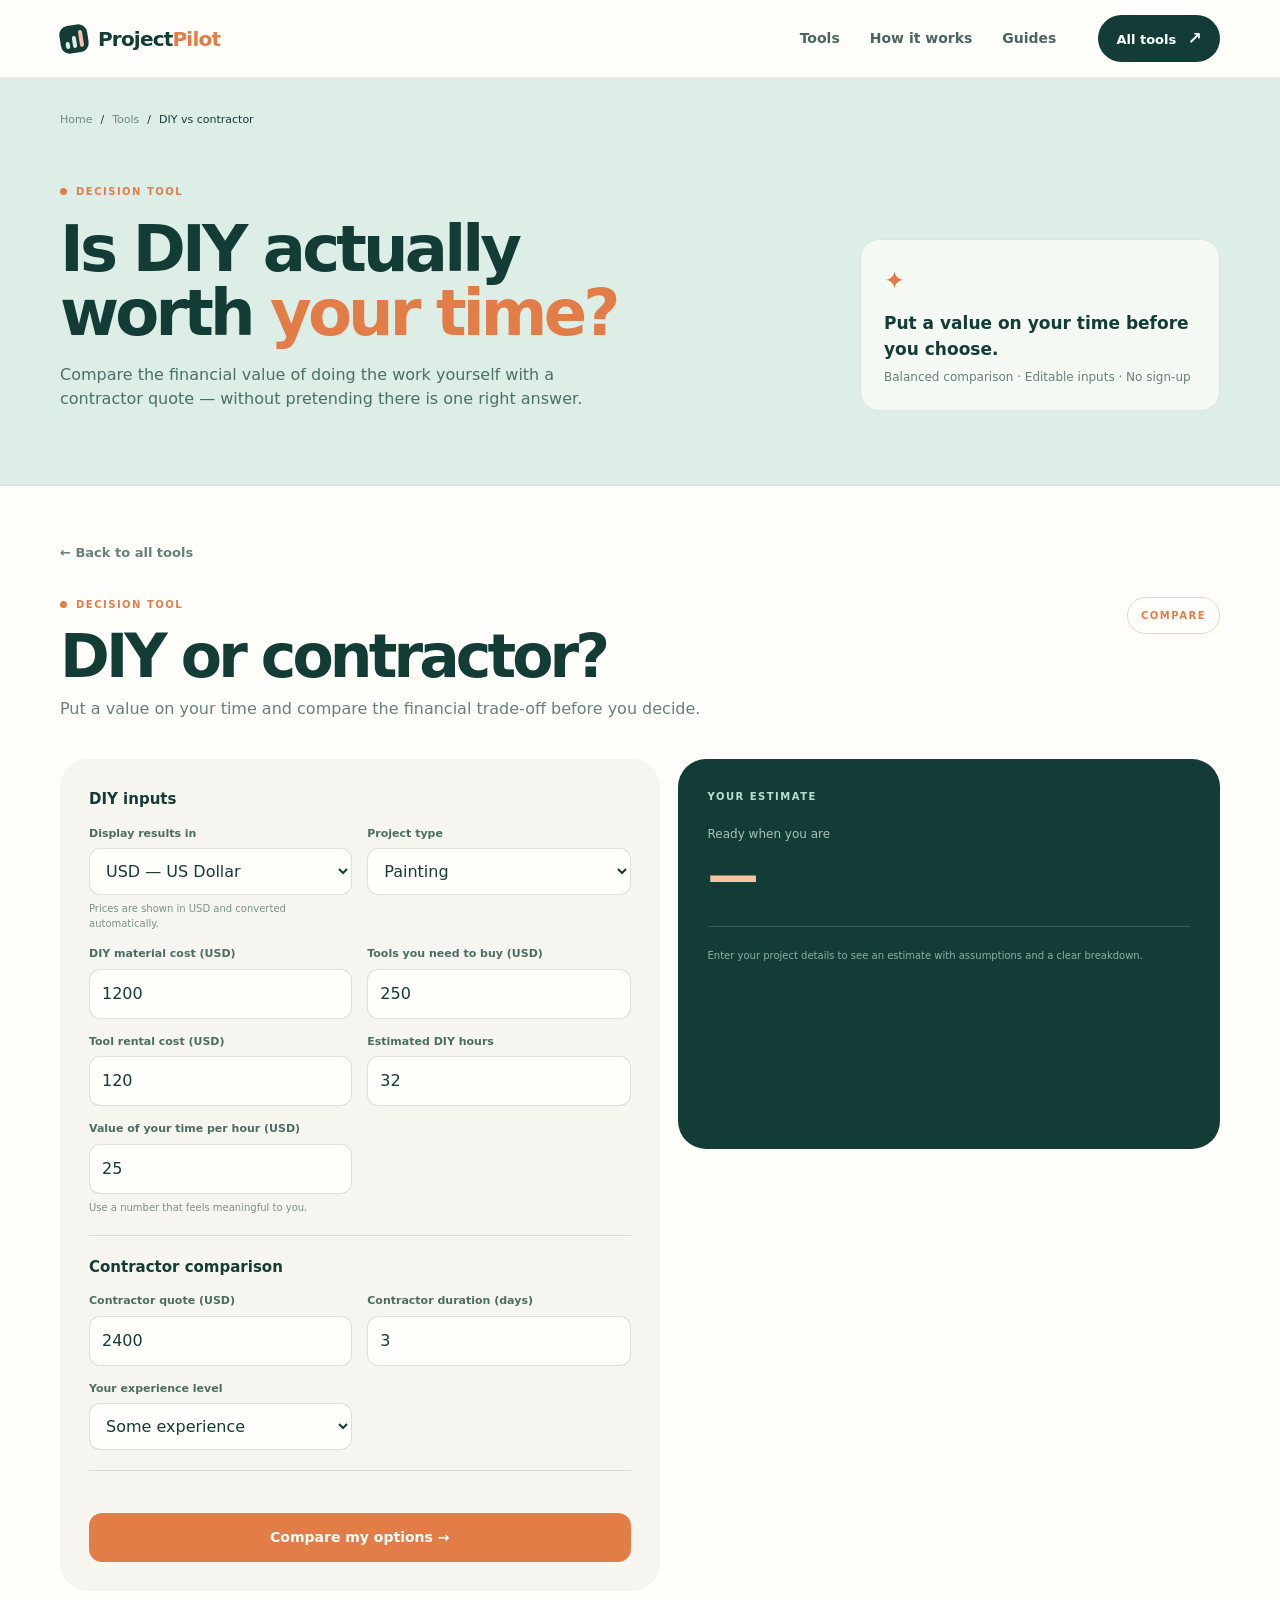
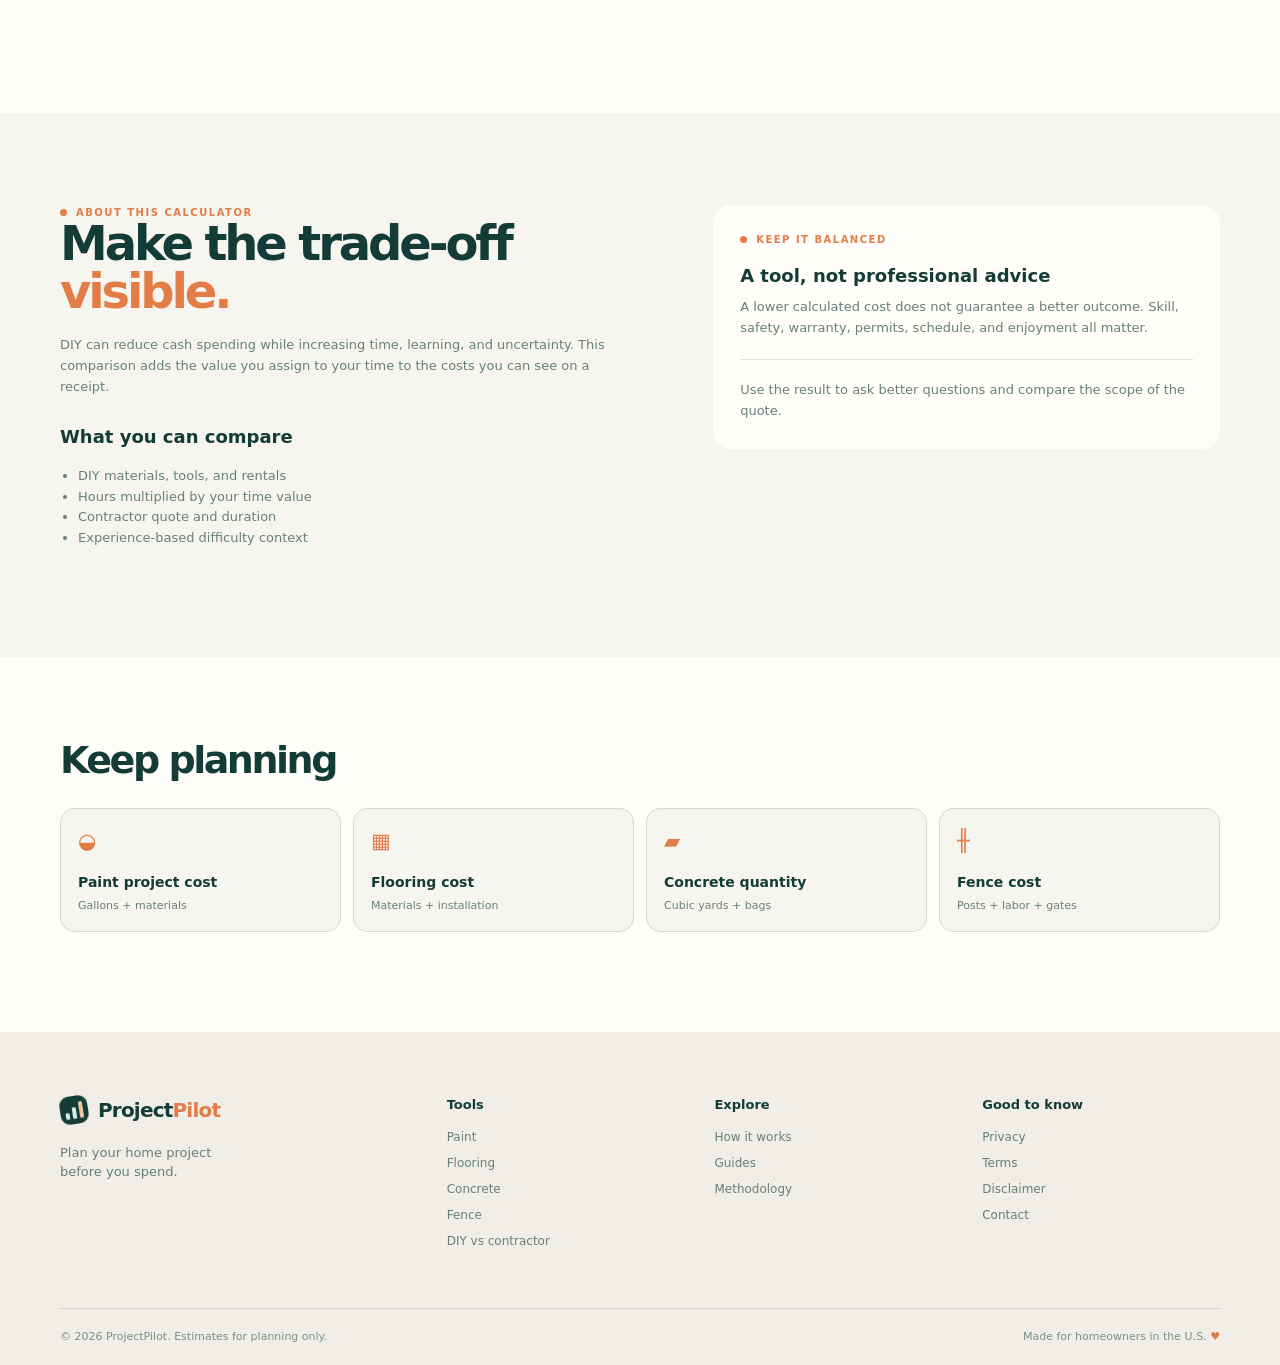
<file: diy-vs-contractor/index.html>
<!doctype html>
<html lang="en">
  <head>
    <meta charset="UTF-8" /><meta name="viewport" content="width=device-width, initial-scale=1.0" />
    <meta name="description" content="Compare DIY and contractor project value using materials, tools, rental costs, time value, experience, and a contractor quote." />
    <meta property="og:title" content="DIY vs Contractor Calculator | ProjectPilot" /><meta property="og:description" content="See the financial trade-off between doing a project yourself and hiring a contractor." />
    <title>DIY vs Contractor Calculator | ProjectPilot</title><link rel="canonical" href="https://team-usa.tech/diy-vs-contractor/" /><meta name="mobile-web-app-capable" content="yes" /><link rel="manifest" href="../manifest.webmanifest" /><link rel="stylesheet" href="../styles.css" />
  </head>
  <body data-tool="diy">
    <header class="site-header"><div class="container header-inner"><a class="brand" href="../#top" aria-label="ProjectPilot home"><span class="brand-mark"><span></span><span></span><span></span></span><span>Project<span class="brand-accent">Pilot</span></span></a><nav class="main-nav" aria-label="Primary navigation"><a href="../#tools">Tools</a><a href="../#how-it-works">How it works</a><a href="../#guides">Guides</a></nav><a class="header-cta" href="../#tools">All tools <span>↗</span></a><button class="menu-toggle" aria-label="Open navigation" aria-expanded="false">☰</button></div></header>
    <main><section class="tool-page-hero"><div class="container"><nav class="breadcrumb" aria-label="Breadcrumb"><a href="../">Home</a><span>/</span><a href="../#tools">Tools</a><span>/</span><span>DIY vs contractor</span></nav><div class="tool-page-intro"><div><div class="eyebrow dark"><span class="eyebrow-dot"></span> Decision tool</div><h1>Is DIY actually worth <em>your time?</em></h1><p>Compare the financial value of doing the work yourself with a contractor quote — without pretending there is one right answer.</p></div><div class="tool-page-callout"><span class="callout-mark">✦</span><strong>Put a value on your time before you choose.</strong><span>Balanced comparison · Editable inputs · No sign-up</span></div></div></div></section>
      <section id="calculator" class="calculator-shell" aria-live="polite" hidden><div class="container calculator-container"><button class="close-calculator" type="button">← Back to all tools</button><div class="calculator-header"><div><div class="eyebrow dark" id="calc-kicker"><span class="eyebrow-dot"></span> DECISION TOOL</div><h2 id="calc-title">DIY or contractor?</h2><p id="calc-description">Compare the value of each option.</p></div><span class="calculator-badge">COMPARE</span></div><div class="calculator-layout"><form id="calculator-form" class="calculator-form"></form><aside id="calculator-results" class="calculator-results"></aside></div><div id="calculator-details" class="calculator-details"></div></div></section>
      <section class="tool-content-section"><div class="container tool-content-grid"><div><div class="eyebrow dark"><span class="eyebrow-dot"></span> About this calculator</div><h2>Make the trade-off<br /><em>visible.</em></h2><p>DIY can reduce cash spending while increasing time, learning, and uncertainty. This comparison adds the value you assign to your time to the costs you can see on a receipt.</p><h3>What you can compare</h3><ul><li>DIY materials, tools, and rentals</li><li>Hours multiplied by your time value</li><li>Contractor quote and duration</li><li>Experience-based difficulty context</li></ul></div><aside class="assumption-panel"><div class="eyebrow dark"><span class="eyebrow-dot"></span> Keep it balanced</div><h3>A tool, not professional advice</h3><p>A lower calculated cost does not guarantee a better outcome. Skill, safety, warranty, permits, schedule, and enjoyment all matter.</p><hr /><p>Use the result to ask better questions and compare the scope of the quote.</p></aside></div></section>
      <section class="related-section"><div class="container"><h2>Keep planning</h2><div class="related-grid"><a class="related-card" href="../paint-calculator/"><span>◒</span><strong>Paint project cost</strong><small>Gallons + materials</small></a><a class="related-card" href="../flooring-calculator/"><span>▦</span><strong>Flooring cost</strong><small>Materials + installation</small></a><a class="related-card" href="../concrete-calculator/"><span>▰</span><strong>Concrete quantity</strong><small>Cubic yards + bags</small></a><a class="related-card" href="../fence-calculator/"><span>╫</span><strong>Fence cost</strong><small>Posts + labor + gates</small></a></div></div></section></main>
    <footer class="site-footer"><div class="container footer-main"><div class="footer-brand"><a class="brand brand-footer" href="../#top"><span class="brand-mark"><span></span><span></span><span></span></span><span>Project<span class="brand-accent">Pilot</span></span></a><p>Plan your home project<br />before you spend.</p></div><div class="footer-col"><h4>Tools</h4><a href="../paint-calculator/">Paint</a><a href="../flooring-calculator/">Flooring</a><a href="../concrete-calculator/">Concrete</a><a href="../fence-calculator/">Fence</a><a href="../diy-vs-contractor/">DIY vs contractor</a></div><div class="footer-col"><h4>Explore</h4><a href="../#how-it-works">How it works</a><a href="../#guides">Guides</a><a href="../#methodology">Methodology</a></div><div class="footer-col"><h4>Good to know</h4><a href="../privacy/">Privacy</a><a href="../terms/">Terms</a><a href="../disclaimer/">Disclaimer</a><a href="../contact/">Contact</a></div></div><div class="container footer-bottom"><span>© 2026 ProjectPilot. Estimates for planning only.</span><span>Made for homeowners in the U.S. <span class="heart">♥</span></span></div></footer>
    <script src="../app.js?v=6"></script><script src="../tool-page.js"></script><script src="../app-install.js"></script>
  <script type="application/ld+json">
  {
    "@context": "https://schema.org",
    "@graph": [
      { "@type": "WebApplication", "@id": "https://team-usa.tech/diy-vs-contractor/#app", "name": "DIY vs Contractor Calculator | ProjectPilot", "url": "https://team-usa.tech/diy-vs-contractor/", "description": "Compare the financial value of doing a home project yourself with hiring a contractor.", "applicationCategory": "UtilitiesApplication", "operatingSystem": "Web browser", "isPartOf": { "@id": "https://team-usa.tech/#website" }, "offers": { "@type": "Offer", "price": "0", "priceCurrency": "USD" } },
      { "@type": "BreadcrumbList", "itemListElement": [ { "@type": "ListItem", "position": 1, "name": "Home", "item": "https://team-usa.tech/" }, { "@type": "ListItem", "position": 2, "name": "DIY vs Contractor Calculator", "item": "https://team-usa.tech/diy-vs-contractor/" } ] }
    ]
  }
  </script>
  </body>
</html>
</file>
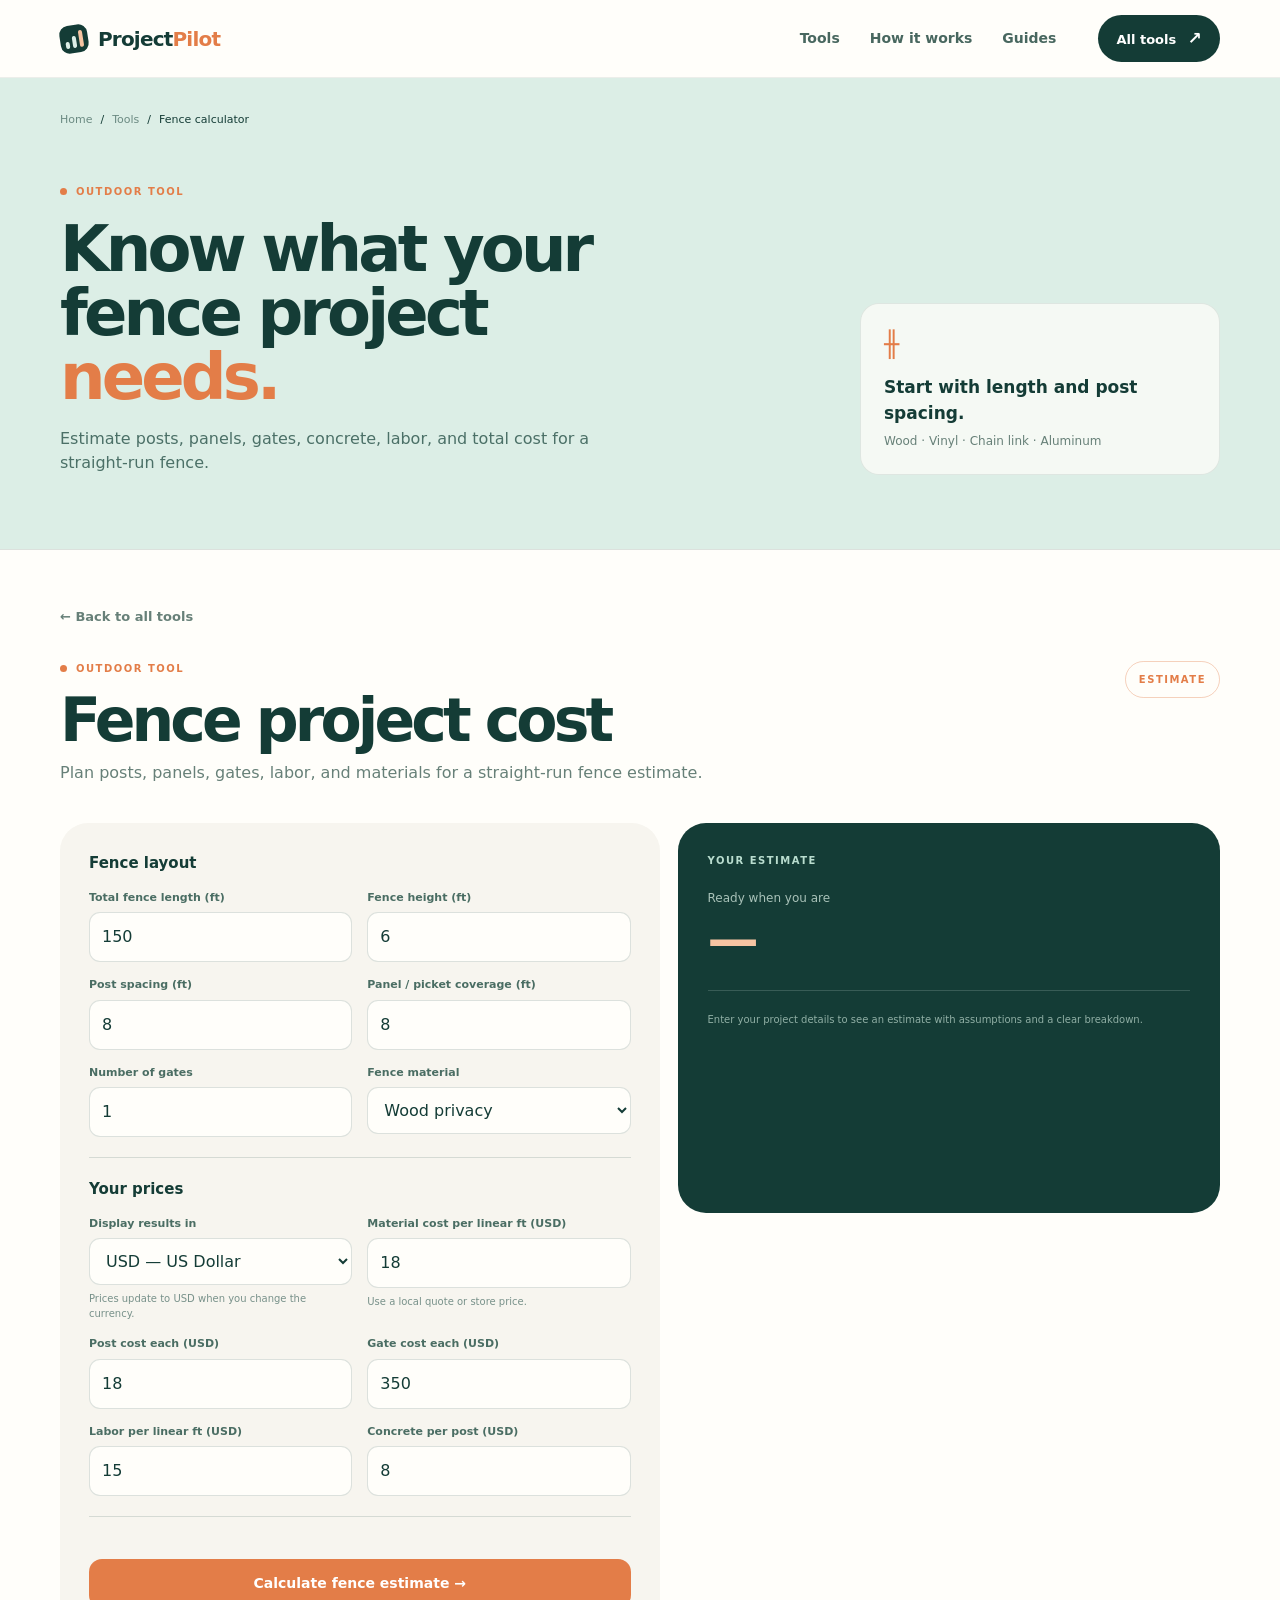
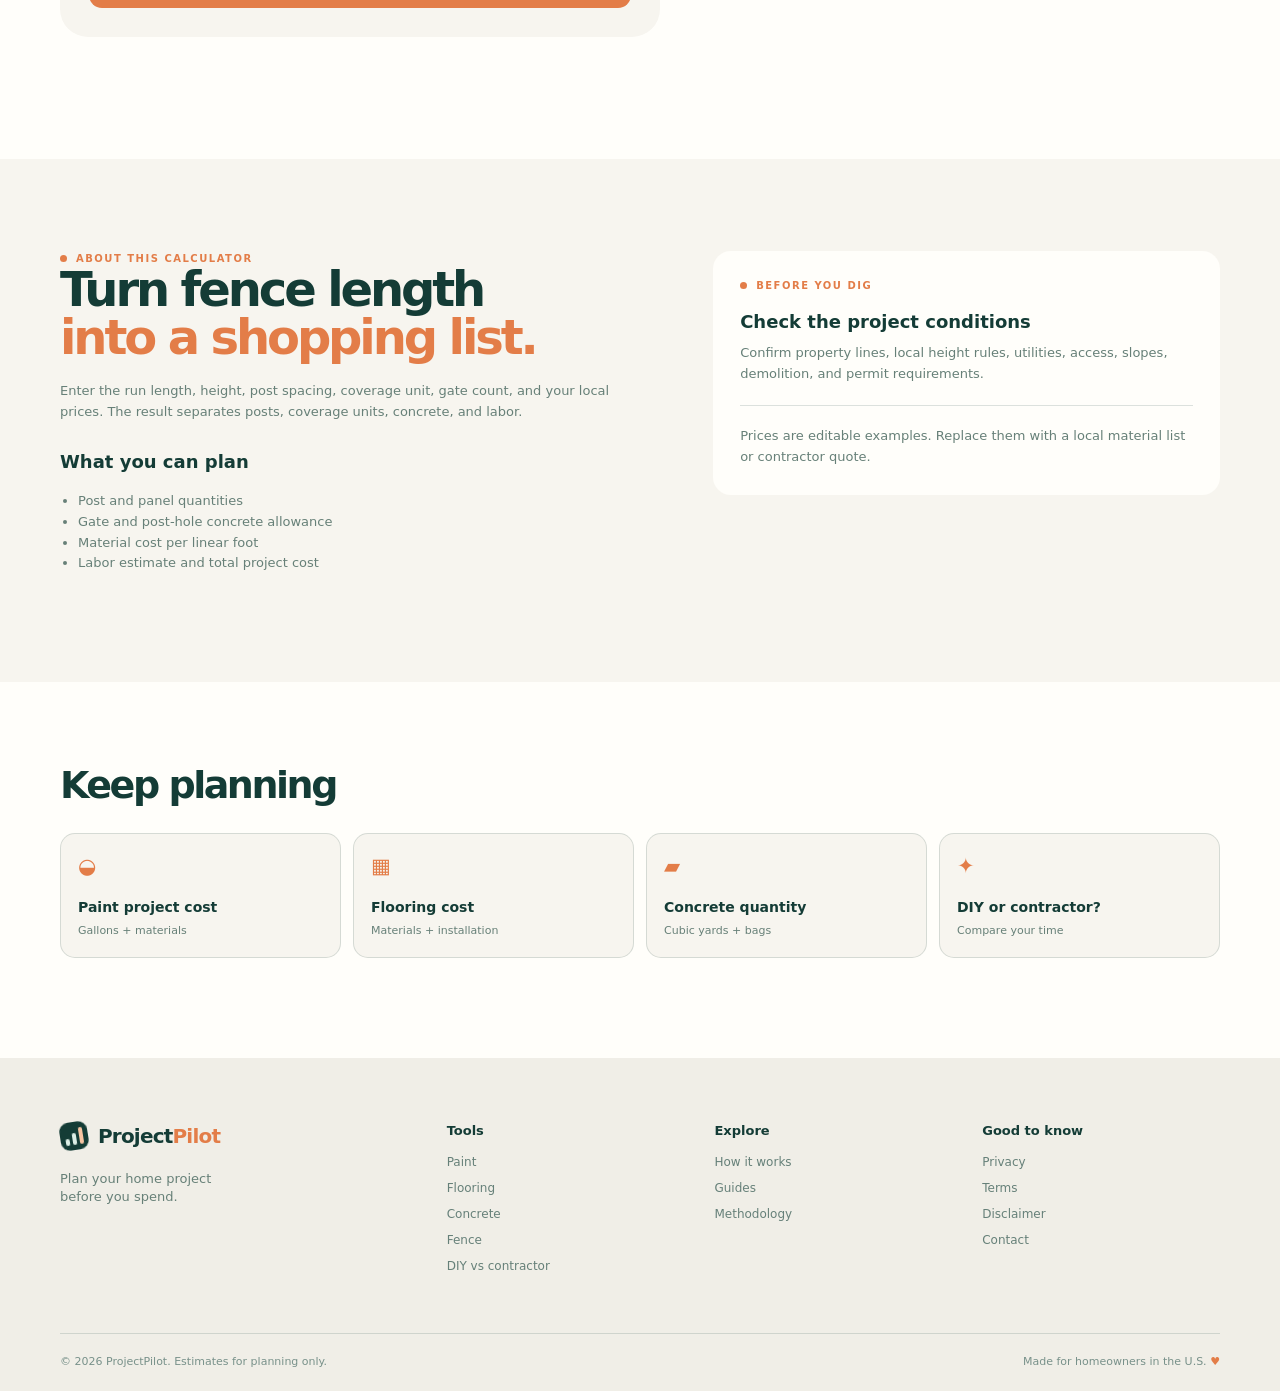
<file: fence-calculator/index.html>
<!doctype html>
<html lang="en">
  <head>
    <meta charset="UTF-8" /><meta name="viewport" content="width=device-width, initial-scale=1.0" />
    <meta name="description" content="Estimate fence posts, panels, gates, labor, concrete, and total project cost for wood, vinyl, chain link, or aluminum fencing." />
    <meta property="og:title" content="Fence Cost Calculator — Posts, Gates & Labor | ProjectPilot" /><meta property="og:description" content="Plan fence quantities and estimate material and labor cost with editable local prices." />
    <title>Fence Cost Calculator — Posts, Gates & Labor | ProjectPilot</title><link rel="canonical" href="https://team-usa.tech/fence-calculator/" /><meta name="mobile-web-app-capable" content="yes" /><link rel="manifest" href="../manifest.webmanifest" /><link rel="stylesheet" href="../styles.css" />
  </head>
  <body data-tool="fence">
    <header class="site-header"><div class="container header-inner"><a class="brand" href="../#top" aria-label="ProjectPilot home"><span class="brand-mark"><span></span><span></span><span></span></span><span>Project<span class="brand-accent">Pilot</span></span></a><nav class="main-nav" aria-label="Primary navigation"><a href="../#tools">Tools</a><a href="../#how-it-works">How it works</a><a href="../#guides">Guides</a></nav><a class="header-cta" href="../#tools">All tools <span>↗</span></a><button class="menu-toggle" aria-label="Open navigation" aria-expanded="false">☰</button></div></header>
    <main><section class="tool-page-hero"><div class="container"><nav class="breadcrumb" aria-label="Breadcrumb"><a href="../">Home</a><span>/</span><a href="../#tools">Tools</a><span>/</span><span>Fence calculator</span></nav><div class="tool-page-intro"><div><div class="eyebrow dark"><span class="eyebrow-dot"></span> Outdoor tool</div><h1>Know what your fence project <em>needs.</em></h1><p>Estimate posts, panels, gates, concrete, labor, and total cost for a straight-run fence.</p></div><div class="tool-page-callout"><span class="callout-mark">╫</span><strong>Start with length and post spacing.</strong><span>Wood · Vinyl · Chain link · Aluminum</span></div></div></div></section>
      <section id="calculator" class="calculator-shell" aria-live="polite" hidden><div class="container calculator-container"><button class="close-calculator" type="button">← Back to all tools</button><div class="calculator-header"><div><div class="eyebrow dark" id="calc-kicker"><span class="eyebrow-dot"></span> OUTDOOR TOOL</div><h2 id="calc-title">Fence project cost</h2><p id="calc-description">Estimate quantities and project cost.</p></div><span class="calculator-badge">ESTIMATE</span></div><div class="calculator-layout"><form id="calculator-form" class="calculator-form"></form><aside id="calculator-results" class="calculator-results"></aside></div><div id="calculator-details" class="calculator-details"></div></div></section>
      <section class="tool-content-section"><div class="container tool-content-grid"><div><div class="eyebrow dark"><span class="eyebrow-dot"></span> About this calculator</div><h2>Turn fence length<br /><em>into a shopping list.</em></h2><p>Enter the run length, height, post spacing, coverage unit, gate count, and your local prices. The result separates posts, coverage units, concrete, and labor.</p><h3>What you can plan</h3><ul><li>Post and panel quantities</li><li>Gate and post-hole concrete allowance</li><li>Material cost per linear foot</li><li>Labor estimate and total project cost</li></ul></div><aside class="assumption-panel"><div class="eyebrow dark"><span class="eyebrow-dot"></span> Before you dig</div><h3>Check the project conditions</h3><p>Confirm property lines, local height rules, utilities, access, slopes, demolition, and permit requirements.</p><hr /><p>Prices are editable examples. Replace them with a local material list or contractor quote.</p></aside></div></section>
      <section class="related-section"><div class="container"><h2>Keep planning</h2><div class="related-grid"><a class="related-card" href="../paint-calculator/"><span>◒</span><strong>Paint project cost</strong><small>Gallons + materials</small></a><a class="related-card" href="../flooring-calculator/"><span>▦</span><strong>Flooring cost</strong><small>Materials + installation</small></a><a class="related-card" href="../concrete-calculator/"><span>▰</span><strong>Concrete quantity</strong><small>Cubic yards + bags</small></a><a class="related-card" href="../diy-vs-contractor/"><span>✦</span><strong>DIY or contractor?</strong><small>Compare your time</small></a></div></div></section></main>
    <footer class="site-footer"><div class="container footer-main"><div class="footer-brand"><a class="brand brand-footer" href="../#top"><span class="brand-mark"><span></span><span></span><span></span></span><span>Project<span class="brand-accent">Pilot</span></span></a><p>Plan your home project<br />before you spend.</p></div><div class="footer-col"><h4>Tools</h4><a href="../paint-calculator/">Paint</a><a href="../flooring-calculator/">Flooring</a><a href="../concrete-calculator/">Concrete</a><a href="../fence-calculator/">Fence</a><a href="../diy-vs-contractor/">DIY vs contractor</a></div><div class="footer-col"><h4>Explore</h4><a href="../#how-it-works">How it works</a><a href="../#guides">Guides</a><a href="../#methodology">Methodology</a></div><div class="footer-col"><h4>Good to know</h4><a href="../privacy/">Privacy</a><a href="../terms/">Terms</a><a href="../disclaimer/">Disclaimer</a><a href="../contact/">Contact</a></div></div><div class="container footer-bottom"><span>© 2026 ProjectPilot. Estimates for planning only.</span><span>Made for homeowners in the U.S. <span class="heart">♥</span></span></div></footer>
    <script src="../app.js?v=6"></script><script src="../tool-page.js"></script><script src="../app-install.js"></script>
  <script type="application/ld+json">
  {
    "@context": "https://schema.org",
    "@graph": [
      { "@type": "WebApplication", "@id": "https://team-usa.tech/fence-calculator/#app", "name": "Fence Cost Calculator | ProjectPilot", "url": "https://team-usa.tech/fence-calculator/", "description": "Estimate fence posts, panels, gates, concrete, labor, and total project cost.", "applicationCategory": "UtilitiesApplication", "operatingSystem": "Web browser", "isPartOf": { "@id": "https://team-usa.tech/#website" }, "offers": { "@type": "Offer", "price": "0", "priceCurrency": "USD" } },
      { "@type": "BreadcrumbList", "itemListElement": [ { "@type": "ListItem", "position": 1, "name": "Home", "item": "https://team-usa.tech/" }, { "@type": "ListItem", "position": 2, "name": "Fence Calculator", "item": "https://team-usa.tech/fence-calculator/" } ] }
    ]
  }
  </script>
  </body>
</html>
</file>
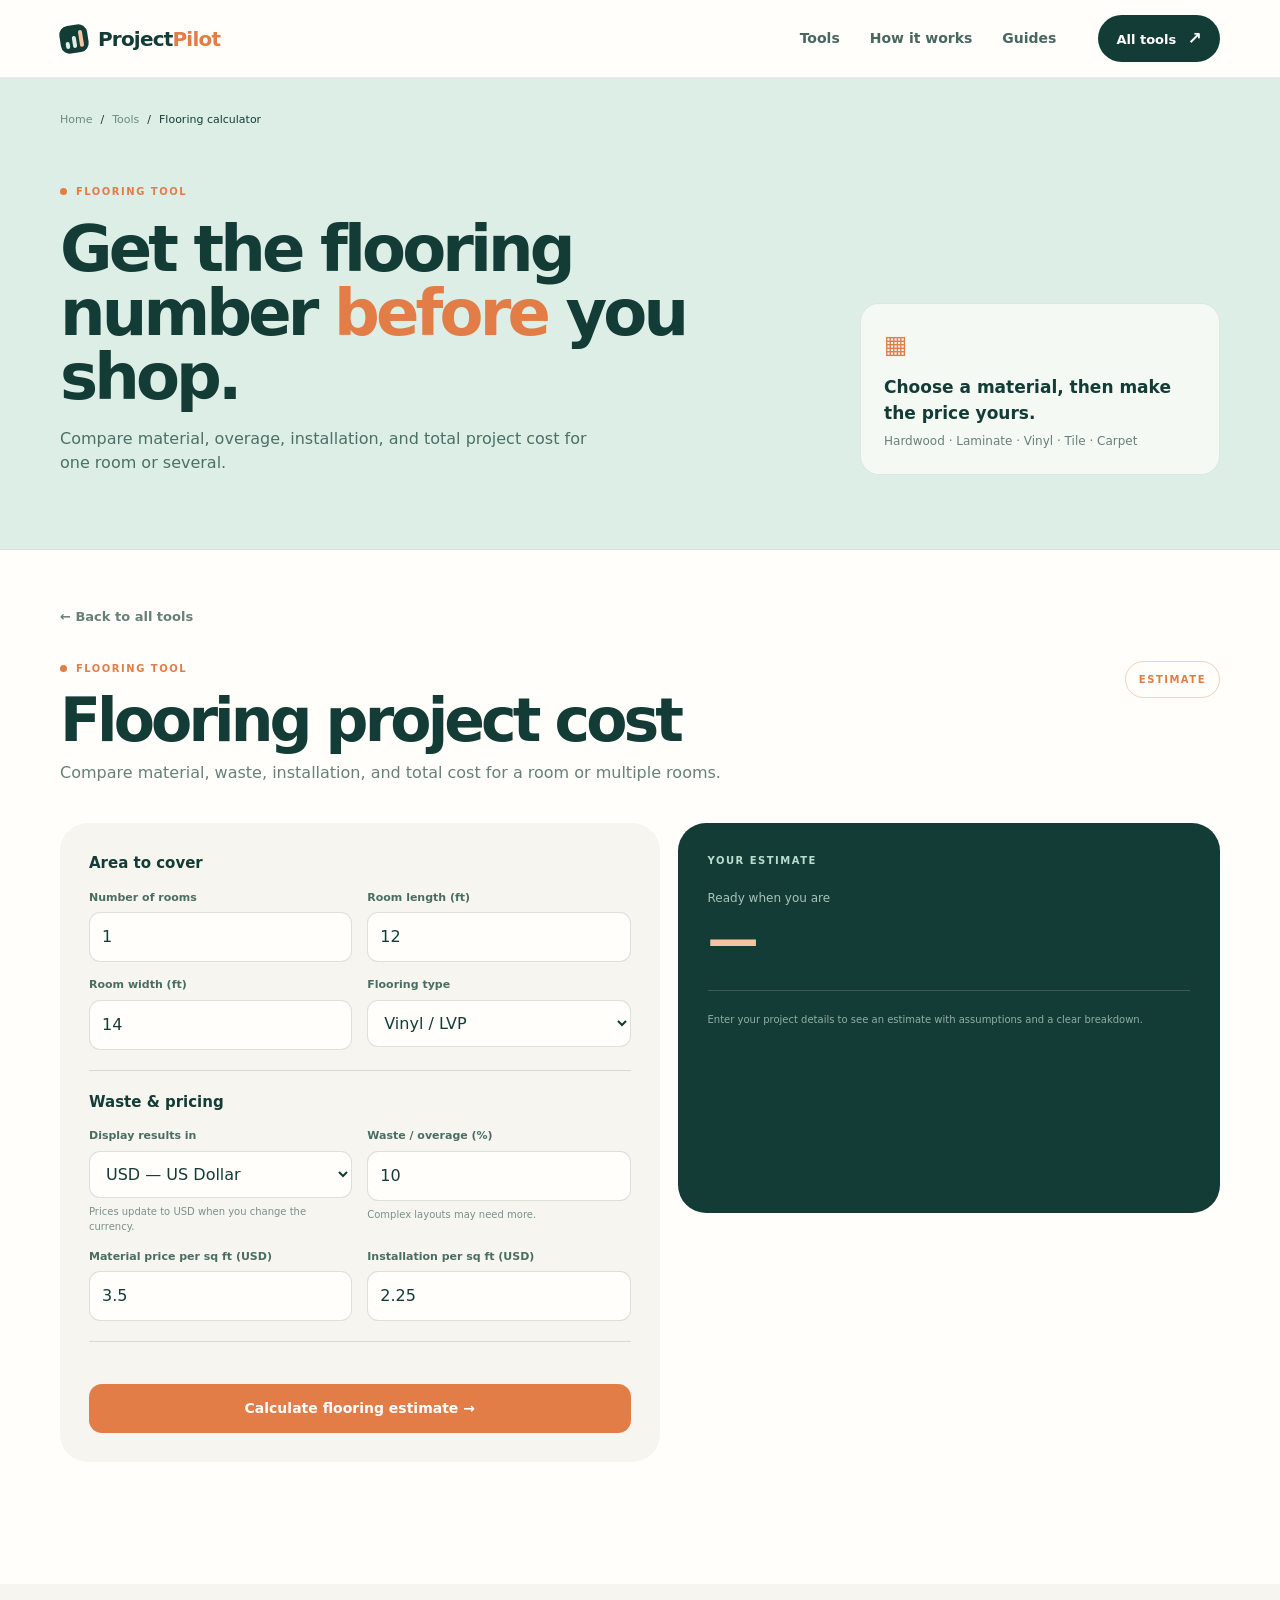
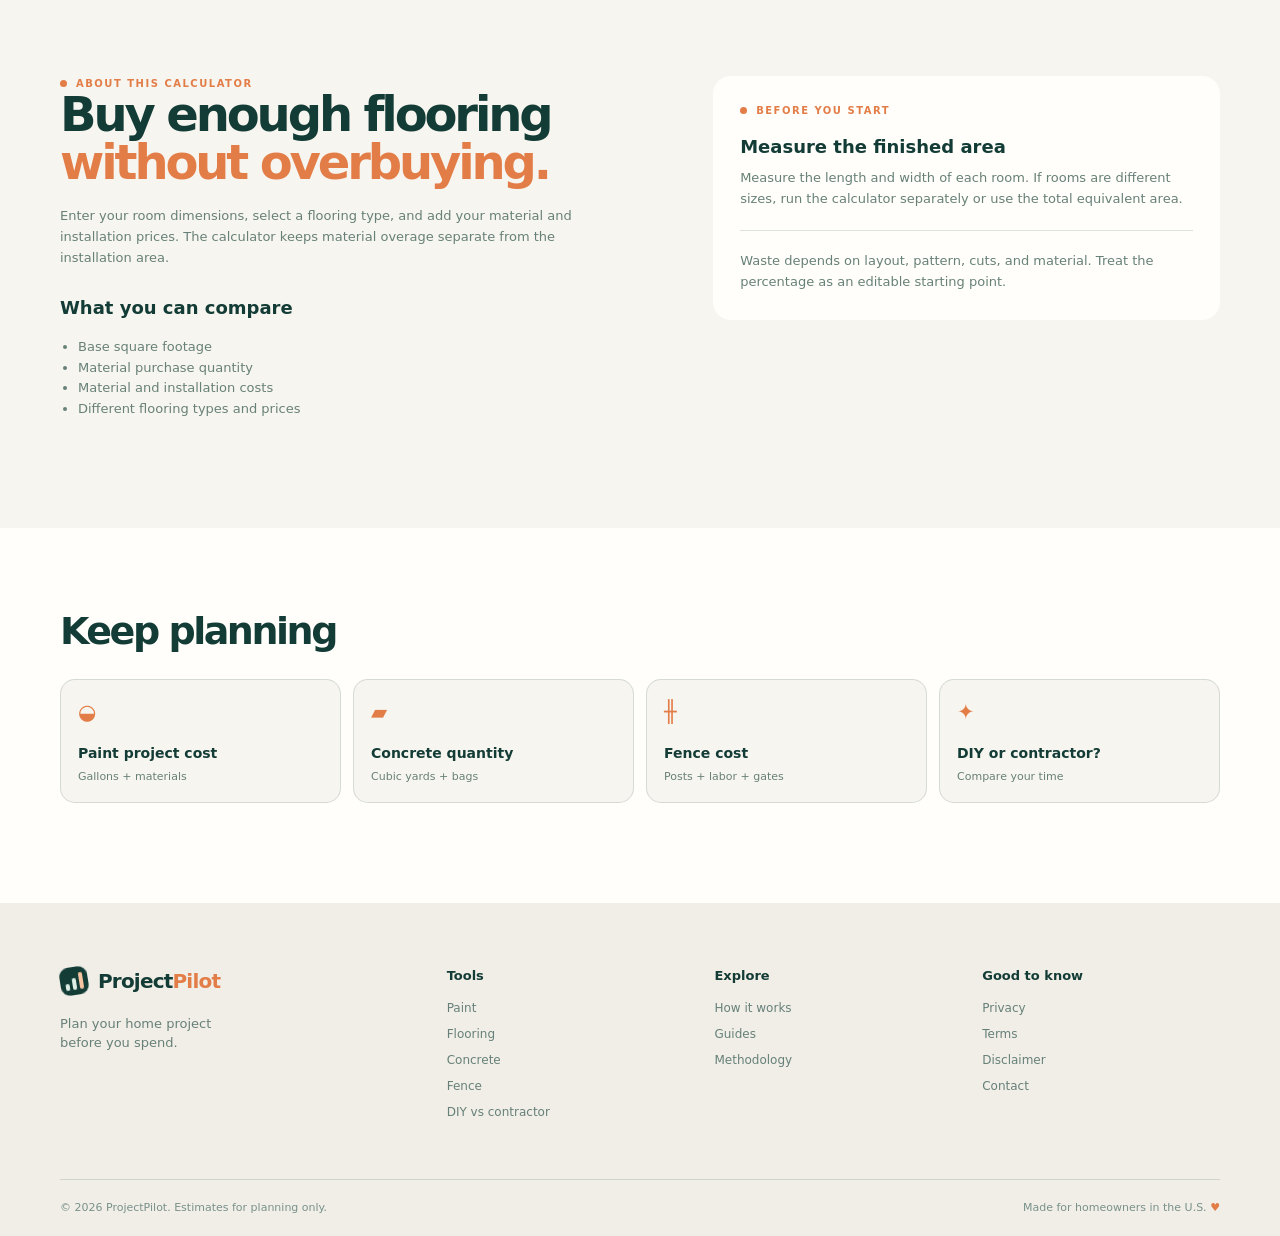
<file: flooring-calculator/index.html>
<!doctype html>
<html lang="en">
  <head>
    <meta charset="UTF-8" /><meta name="viewport" content="width=device-width, initial-scale=1.0" />
    <meta name="description" content="Estimate flooring square footage, material waste, installation cost, and total project cost for hardwood, laminate, vinyl, tile, or carpet." />
    <meta property="og:title" content="Flooring Cost Calculator | ProjectPilot" /><meta property="og:description" content="Compare flooring material, waste, installation, and total project cost." />
    <title>Flooring Cost Calculator | ProjectPilot</title><link rel="canonical" href="https://team-usa.tech/flooring-calculator/"/><meta name="mobile-web-app-capable" content="yes" /><link rel="manifest" href="../manifest.webmanifest" /><link rel="stylesheet" href="../styles.css" />
  </head>
  <body data-tool="flooring">
    <header class="site-header"><div class="container header-inner"><a class="brand" href="../#top" aria-label="ProjectPilot home"><span class="brand-mark"><span></span><span></span><span></span></span><span>Project<span class="brand-accent">Pilot</span></span></a><nav class="main-nav" aria-label="Primary navigation"><a href="../#tools">Tools</a><a href="../#how-it-works">How it works</a><a href="../#guides">Guides</a></nav><a class="header-cta" href="../#tools">All tools <span>↗</span></a><button class="menu-toggle" aria-label="Open navigation" aria-expanded="false">☰</button></div></header>
    <main><section class="tool-page-hero"><div class="container"><nav class="breadcrumb" aria-label="Breadcrumb"><a href="../">Home</a><span>/</span><a href="../#tools">Tools</a><span>/</span><span>Flooring calculator</span></nav><div class="tool-page-intro"><div><div class="eyebrow dark"><span class="eyebrow-dot"></span> Flooring tool</div><h1>Get the flooring number <em>before</em> you shop.</h1><p>Compare material, overage, installation, and total project cost for one room or several.</p></div><div class="tool-page-callout"><span class="callout-mark">▦</span><strong>Choose a material, then make the price yours.</strong><span>Hardwood · Laminate · Vinyl · Tile · Carpet</span></div></div></div></section>
      <section id="calculator" class="calculator-shell" aria-live="polite" hidden><div class="container calculator-container"><button class="close-calculator" type="button">← Back to all tools</button><div class="calculator-header"><div><div class="eyebrow dark" id="calc-kicker"><span class="eyebrow-dot"></span> FLOORING TOOL</div><h2 id="calc-title">Flooring project cost</h2><p id="calc-description">Estimate material, waste, installation, and total cost.</p></div><span class="calculator-badge">ESTIMATE</span></div><div class="calculator-layout"><form id="calculator-form" class="calculator-form"></form><aside id="calculator-results" class="calculator-results"></aside></div><div id="calculator-details" class="calculator-details"></div></div></section>
      <section class="tool-content-section"><div class="container tool-content-grid"><div><div class="eyebrow dark"><span class="eyebrow-dot"></span> About this calculator</div><h2>Buy enough flooring<br /><em>without overbuying.</em></h2><p>Enter your room dimensions, select a flooring type, and add your material and installation prices. The calculator keeps material overage separate from the installation area.</p><h3>What you can compare</h3><ul><li>Base square footage</li><li>Material purchase quantity</li><li>Material and installation costs</li><li>Different flooring types and prices</li></ul></div><aside class="assumption-panel"><div class="eyebrow dark"><span class="eyebrow-dot"></span> Before you start</div><h3>Measure the finished area</h3><p>Measure the length and width of each room. If rooms are different sizes, run the calculator separately or use the total equivalent area.</p><hr /><p>Waste depends on layout, pattern, cuts, and material. Treat the percentage as an editable starting point.</p></aside></div></section>
      <section class="related-section"><div class="container"><h2>Keep planning</h2><div class="related-grid"><a class="related-card" href="../paint-calculator/"><span>◒</span><strong>Paint project cost</strong><small>Gallons + materials</small></a><a class="related-card" href="../concrete-calculator/"><span>▰</span><strong>Concrete quantity</strong><small>Cubic yards + bags</small></a><a class="related-card" href="../fence-calculator/"><span>╫</span><strong>Fence cost</strong><small>Posts + labor + gates</small></a><a class="related-card" href="../diy-vs-contractor/"><span>✦</span><strong>DIY or contractor?</strong><small>Compare your time</small></a></div></div></section></main>
    <footer class="site-footer"><div class="container footer-main"><div class="footer-brand"><a class="brand brand-footer" href="../#top"><span class="brand-mark"><span></span><span></span><span></span></span><span>Project<span class="brand-accent">Pilot</span></span></a><p>Plan your home project<br />before you spend.</p></div><div class="footer-col"><h4>Tools</h4><a href="../paint-calculator/">Paint</a><a href="../flooring-calculator/">Flooring</a><a href="../concrete-calculator/">Concrete</a><a href="../fence-calculator/">Fence</a><a href="../diy-vs-contractor/">DIY vs contractor</a></div><div class="footer-col"><h4>Explore</h4><a href="../#how-it-works">How it works</a><a href="../#guides">Guides</a><a href="../#methodology">Methodology</a></div><div class="footer-col"><h4>Good to know</h4><a href="../privacy/">Privacy</a><a href="../terms/">Terms</a><a href="../disclaimer/">Disclaimer</a><a href="../contact/">Contact</a></div></div><div class="container footer-bottom"><span>© 2026 ProjectPilot. Estimates for planning only.</span><span>Made for homeowners in the U.S. <span class="heart">♥</span></span></div></footer>
    <script src="../app.js?v=6"></script><script src="../tool-page.js"></script><script src="../app-install.js"></script>
  <script type="application/ld+json">
  {
    "@context": "https://schema.org",
    "@graph": [
      { "@type": "WebApplication", "@id": "https://team-usa.tech/flooring-calculator/#app", "name": "Flooring Cost Calculator | ProjectPilot", "url": "https://team-usa.tech/flooring-calculator/", "description": "Estimate flooring square footage, material waste, installation cost, and total project cost.", "applicationCategory": "UtilitiesApplication", "operatingSystem": "Web browser", "isPartOf": { "@id": "https://team-usa.tech/#website" }, "offers": { "@type": "Offer", "price": "0", "priceCurrency": "USD" } },
      { "@type": "BreadcrumbList", "itemListElement": [ { "@type": "ListItem", "position": 1, "name": "Home", "item": "https://team-usa.tech/" }, { "@type": "ListItem", "position": 2, "name": "Flooring Calculator", "item": "https://team-usa.tech/flooring-calculator/" } ] }
    ]
  }
  </script>
  </body>
</html>
</file>
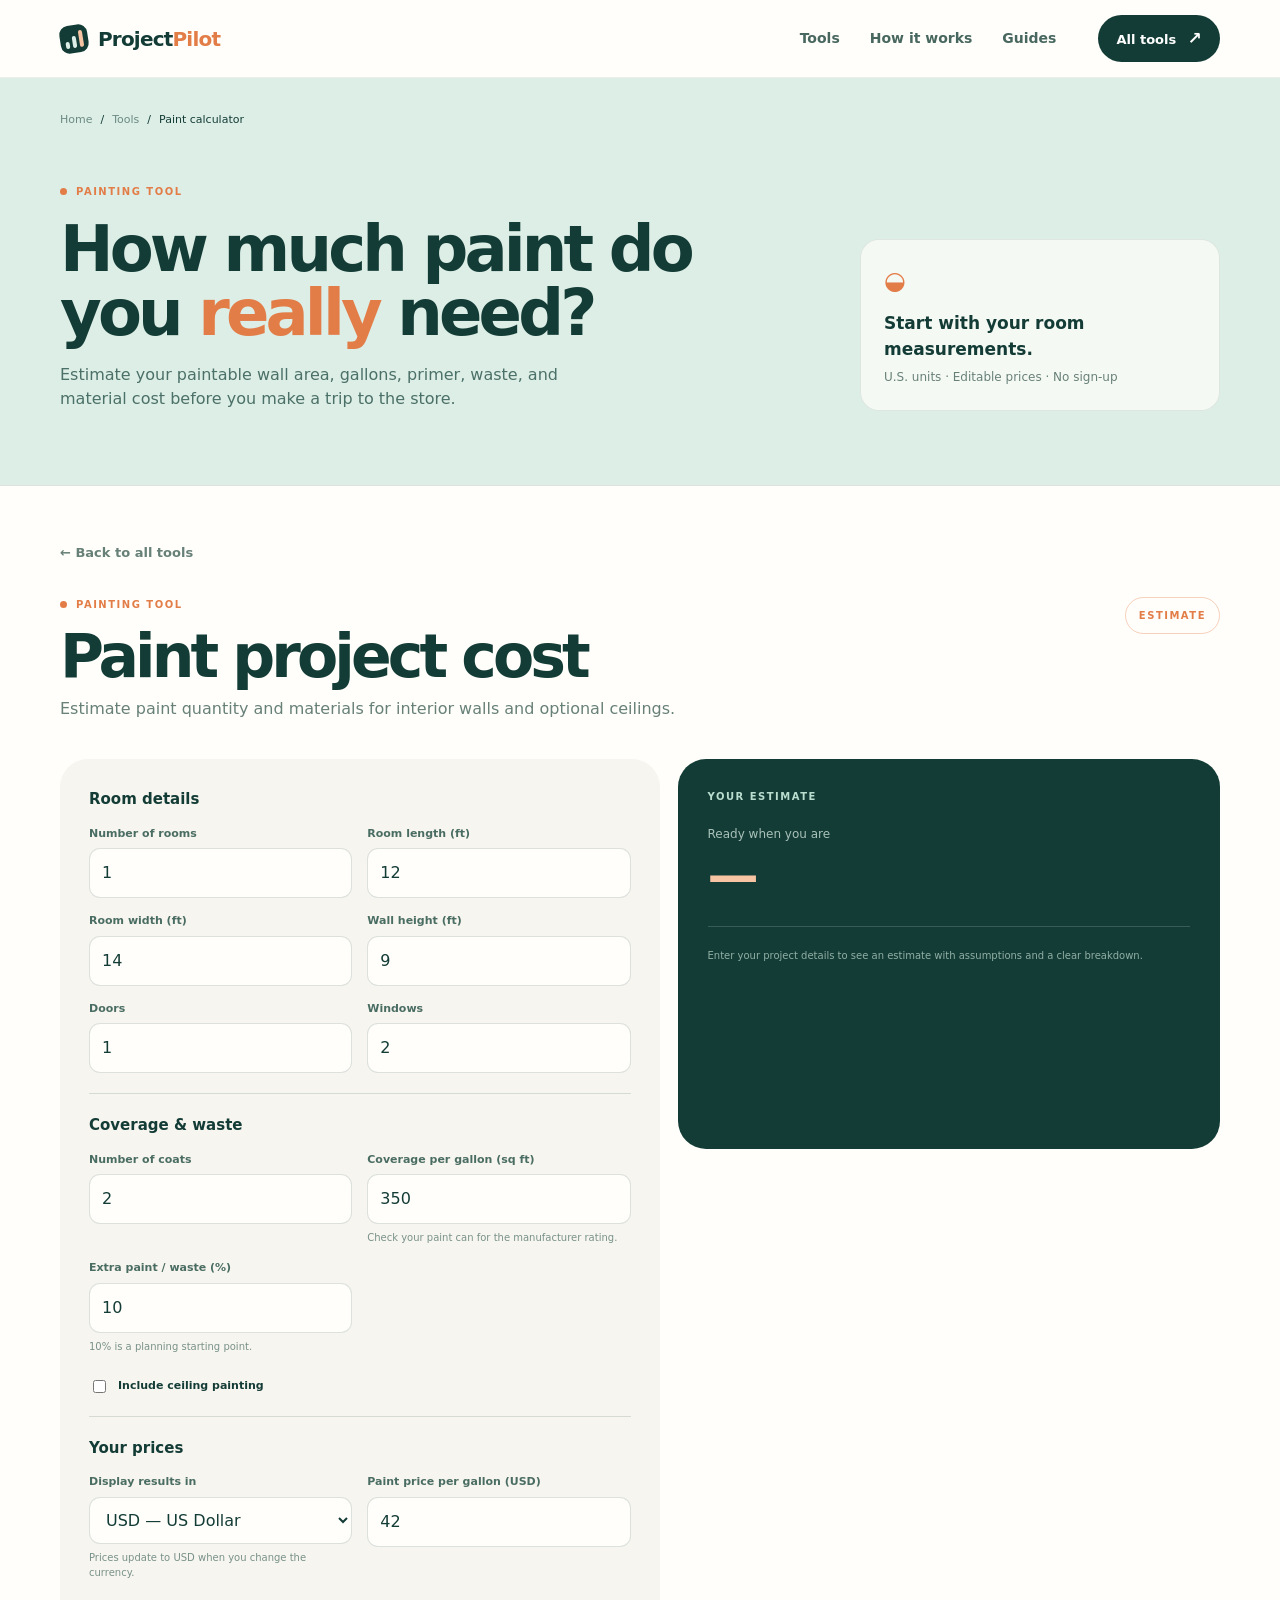
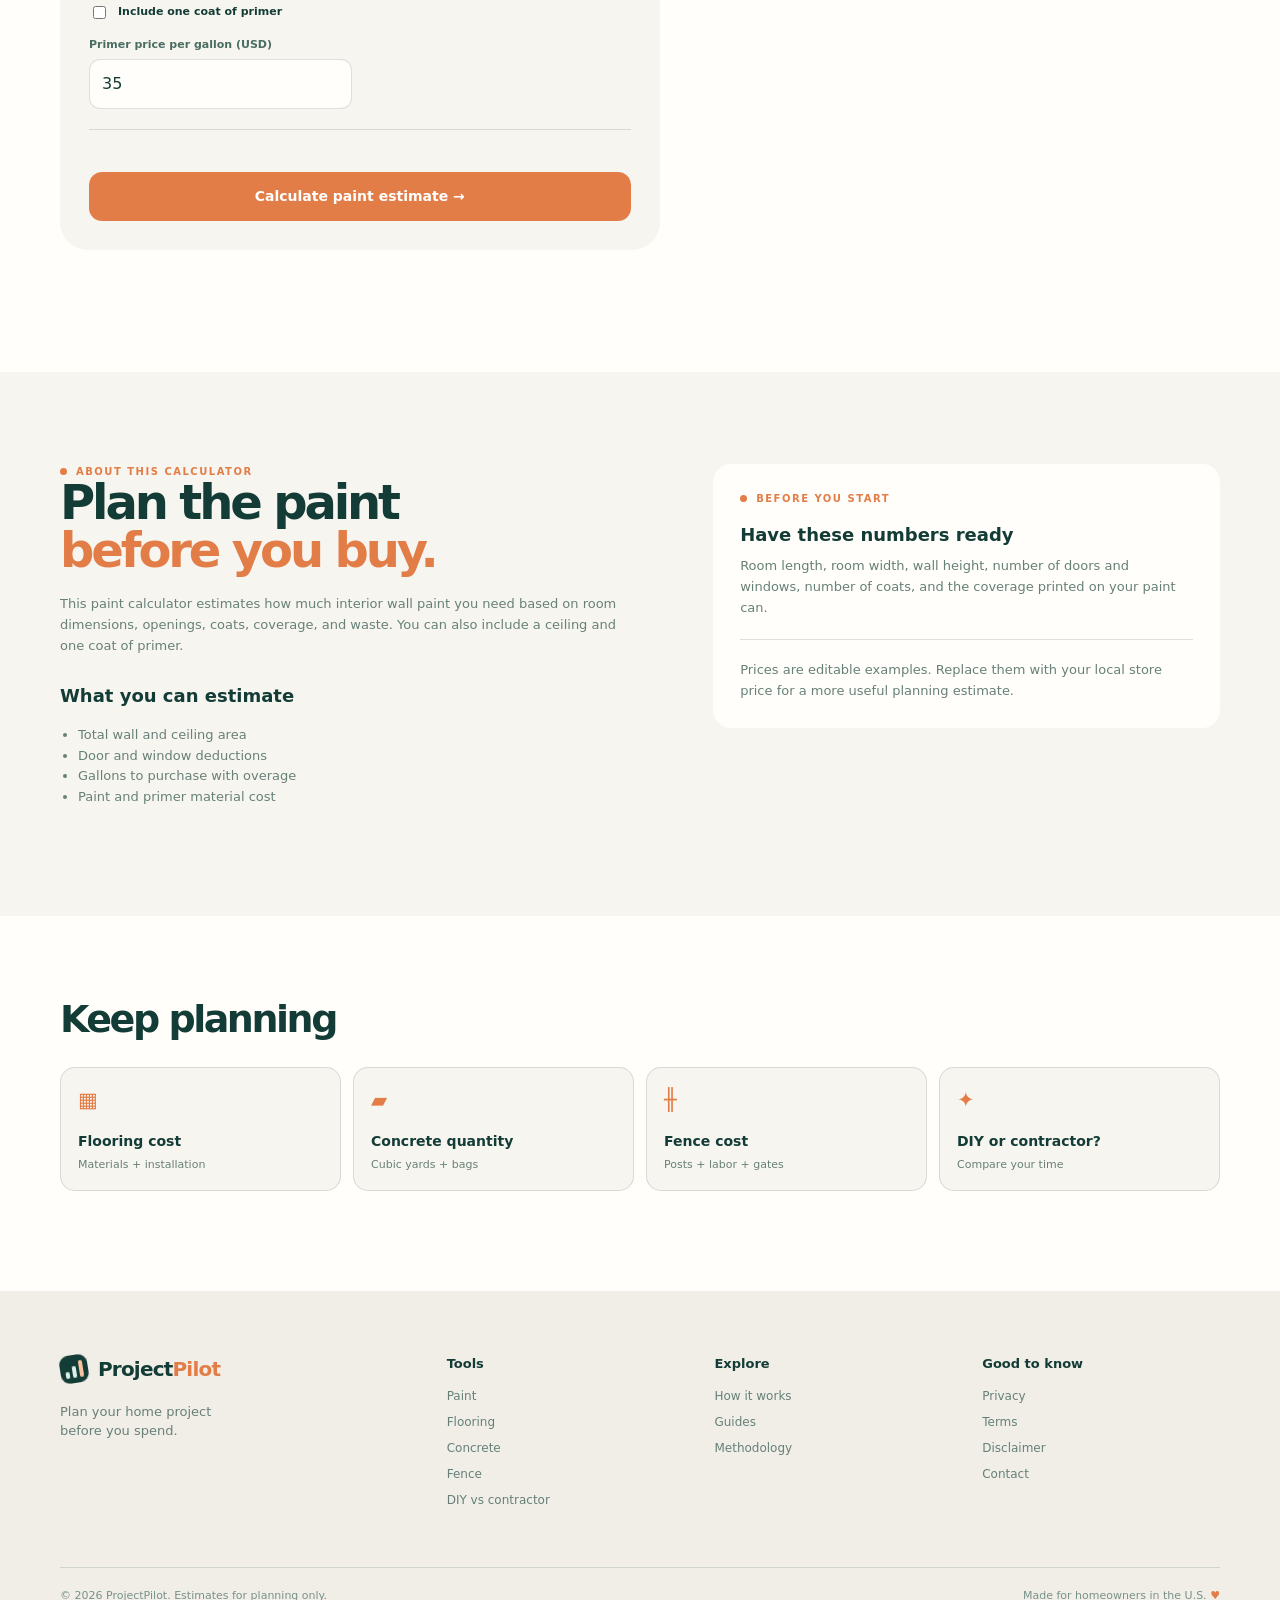
<file: paint-calculator/index.html>
<!doctype html>
<html lang="en">
  <head>
    <meta charset="UTF-8" />
    <meta name="viewport" content="width=device-width, initial-scale=1.0" />
    <meta name="description" content="Use ProjectPilot's paint calculator to estimate gallons, wall area, primer, waste, and paint material cost for your room." />
    <meta property="og:title" content="Paint Calculator — How much paint do I need? | ProjectPilot" />
    <meta property="og:description" content="Estimate gallons of paint, paintable wall area, primer, waste, and material cost." />
    <title>Paint Calculator — How much paint do I need? | ProjectPilot</title>
    <link rel="canonical" href="https://team-usa.tech/paint-calculator/" />
    <meta name="mobile-web-app-capable" content="yes" /><link rel="manifest" href="../manifest.webmanifest" /><link rel="stylesheet" href="../styles.css" />
  </head>
  <body data-tool="paint">
    <header class="site-header"><div class="container header-inner"><a class="brand" href="../#top" aria-label="ProjectPilot home"><span class="brand-mark"><span></span><span></span><span></span></span><span>Project<span class="brand-accent">Pilot</span></span></a><nav class="main-nav" aria-label="Primary navigation"><a href="../#tools">Tools</a><a href="../#how-it-works">How it works</a><a href="../#guides">Guides</a></nav><a class="header-cta" href="../#tools">All tools <span>↗</span></a><button class="menu-toggle" aria-label="Open navigation" aria-expanded="false">☰</button></div></header>
    <main>
      <section class="tool-page-hero"><div class="container"><nav class="breadcrumb" aria-label="Breadcrumb"><a href="../">Home</a><span>/</span><a href="../#tools">Tools</a><span>/</span><span>Paint calculator</span></nav><div class="tool-page-intro"><div><div class="eyebrow dark"><span class="eyebrow-dot"></span> Painting tool</div><h1>How much paint do you <em>really</em> need?</h1><p>Estimate your paintable wall area, gallons, primer, waste, and material cost before you make a trip to the store.</p></div><div class="tool-page-callout"><span class="callout-mark">◒</span><strong>Start with your room measurements.</strong><span>U.S. units · Editable prices · No sign-up</span></div></div></div></section>
      <section id="calculator" class="calculator-shell" aria-live="polite" hidden><div class="container calculator-container"><button class="close-calculator" type="button">← Back to all tools</button><div class="calculator-header"><div><div class="eyebrow dark" id="calc-kicker"><span class="eyebrow-dot"></span> PAINTING TOOL</div><h2 id="calc-title">Paint project cost</h2><p id="calc-description">Estimate paint quantity and cost.</p></div><span class="calculator-badge">ESTIMATE</span></div><div class="calculator-layout"><form id="calculator-form" class="calculator-form"></form><aside id="calculator-results" class="calculator-results"></aside></div><div id="calculator-details" class="calculator-details"></div></div></section>
      <section class="tool-content-section"><div class="container tool-content-grid"><div><div class="eyebrow dark"><span class="eyebrow-dot"></span> About this calculator</div><h2>Plan the paint<br /><em>before you buy.</em></h2><p>This paint calculator estimates how much interior wall paint you need based on room dimensions, openings, coats, coverage, and waste. You can also include a ceiling and one coat of primer.</p><h3>What you can estimate</h3><ul><li>Total wall and ceiling area</li><li>Door and window deductions</li><li>Gallons to purchase with overage</li><li>Paint and primer material cost</li></ul></div><aside class="assumption-panel"><div class="eyebrow dark"><span class="eyebrow-dot"></span> Before you start</div><h3>Have these numbers ready</h3><p>Room length, room width, wall height, number of doors and windows, number of coats, and the coverage printed on your paint can.</p><hr /><p>Prices are editable examples. Replace them with your local store price for a more useful planning estimate.</p></aside></div></section>
      <section class="related-section"><div class="container"><h2>Keep planning</h2><div class="related-grid"><a class="related-card" href="../flooring-calculator/"><span>▦</span><strong>Flooring cost</strong><small>Materials + installation</small></a><a class="related-card" href="../concrete-calculator/"><span>▰</span><strong>Concrete quantity</strong><small>Cubic yards + bags</small></a><a class="related-card" href="../fence-calculator/"><span>╫</span><strong>Fence cost</strong><small>Posts + labor + gates</small></a><a class="related-card" href="../diy-vs-contractor/"><span>✦</span><strong>DIY or contractor?</strong><small>Compare your time</small></a></div></div></section>
    </main>
    <footer class="site-footer"><div class="container footer-main"><div class="footer-brand"><a class="brand brand-footer" href="../#top"><span class="brand-mark"><span></span><span></span><span></span></span><span>Project<span class="brand-accent">Pilot</span></span></a><p>Plan your home project<br />before you spend.</p></div><div class="footer-col"><h4>Tools</h4><a href="../paint-calculator/">Paint</a><a href="../flooring-calculator/">Flooring</a><a href="../concrete-calculator/">Concrete</a><a href="../fence-calculator/">Fence</a><a href="../diy-vs-contractor/">DIY vs contractor</a></div><div class="footer-col"><h4>Explore</h4><a href="../#how-it-works">How it works</a><a href="../#guides">Guides</a><a href="../#methodology">Methodology</a></div><div class="footer-col"><h4>Good to know</h4><a href="../privacy/">Privacy</a><a href="../terms/">Terms</a><a href="../disclaimer/">Disclaimer</a><a href="../contact/">Contact</a></div></div><div class="container footer-bottom"><span>© 2026 ProjectPilot. Estimates for planning only.</span><span>Made for homeowners in the U.S. <span class="heart">♥</span></span></div></footer>
    <script src="../app.js?v=6"></script><script src="../tool-page.js"></script><script src="../app-install.js"></script>
  <script type="application/ld+json">
  {
    "@context": "https://schema.org",
    "@graph": [
      { "@type": "WebApplication", "@id": "https://team-usa.tech/paint-calculator/#app", "name": "Paint Calculator | ProjectPilot", "url": "https://team-usa.tech/paint-calculator/", "description": "Estimate paintable wall area, gallons, primer, waste, and paint material cost for a room.", "applicationCategory": "UtilitiesApplication", "operatingSystem": "Web browser", "isPartOf": { "@id": "https://team-usa.tech/#website" }, "offers": { "@type": "Offer", "price": "0", "priceCurrency": "USD" } },
      { "@type": "BreadcrumbList", "itemListElement": [ { "@type": "ListItem", "position": 1, "name": "Home", "item": "https://team-usa.tech/" }, { "@type": "ListItem", "position": 2, "name": "Paint Calculator", "item": "https://team-usa.tech/paint-calculator/" } ] }
    ]
  }
  </script>
  </body>
</html>
</file>
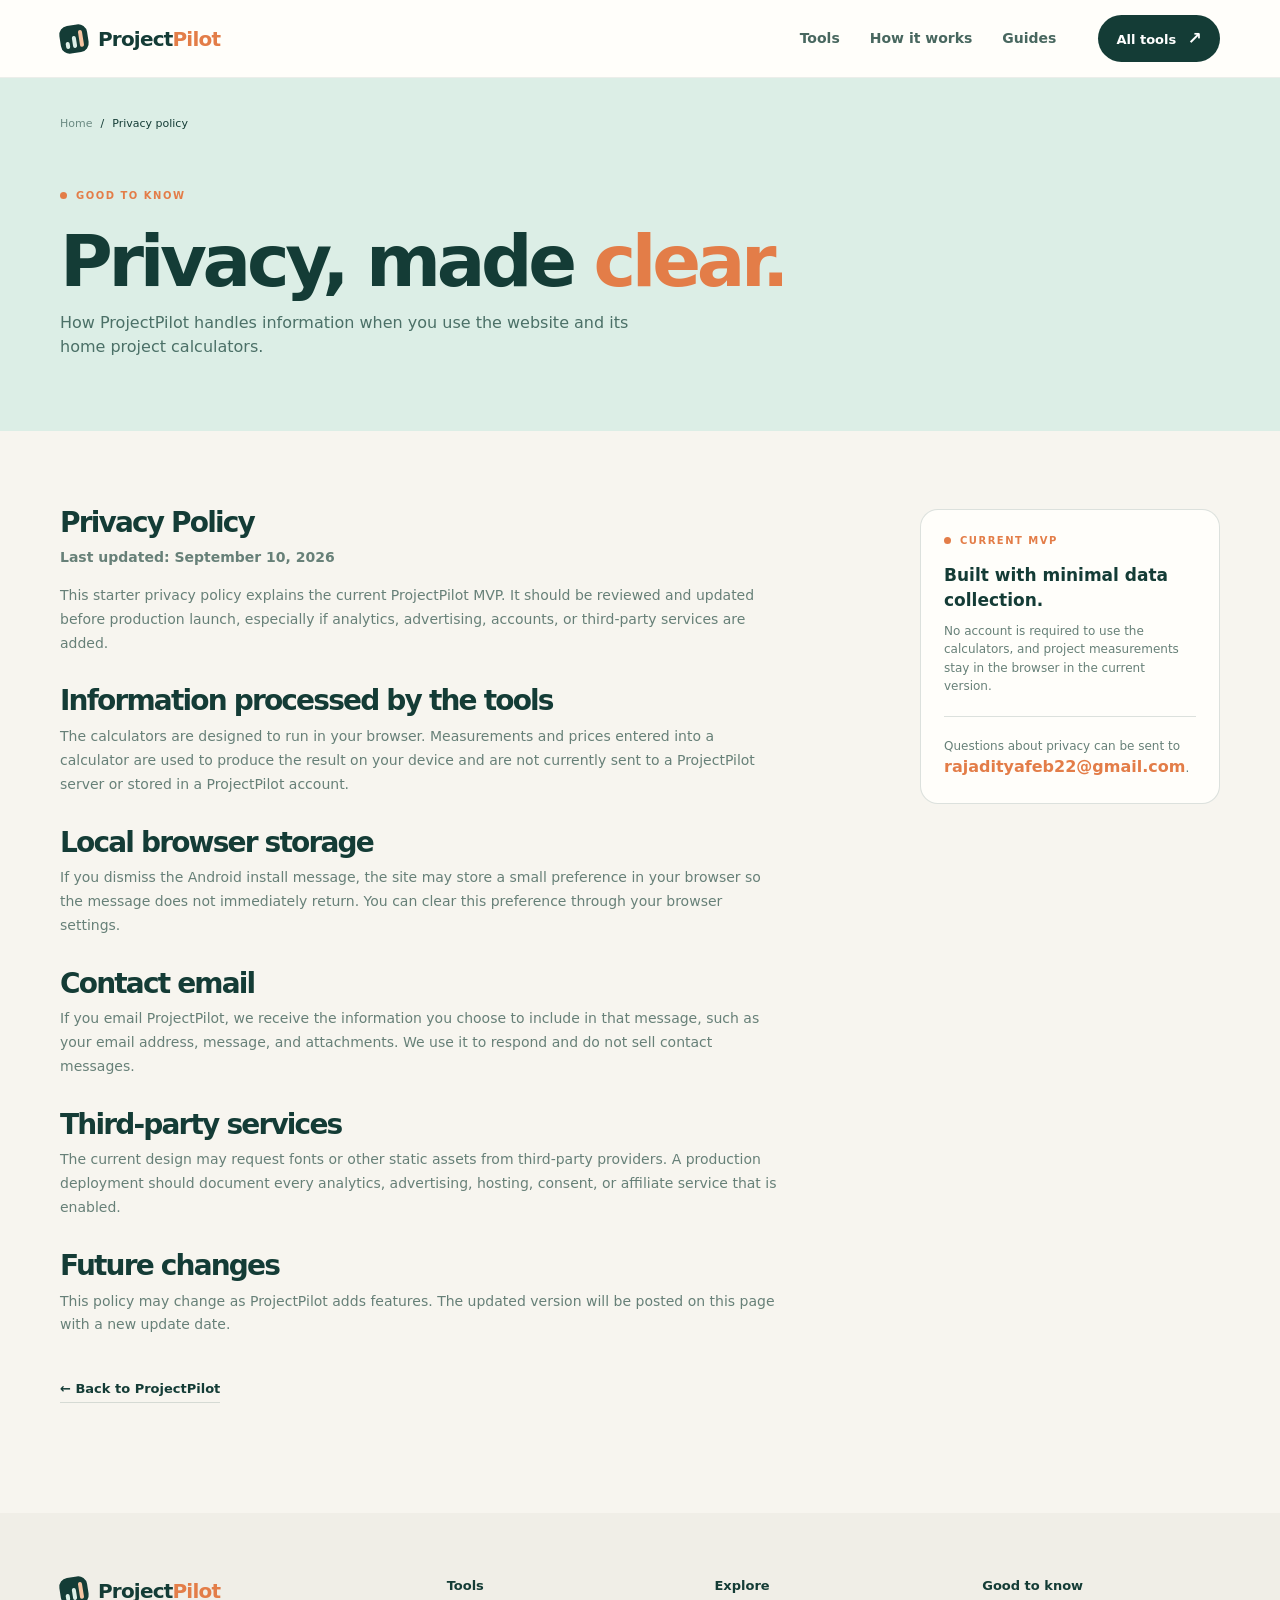
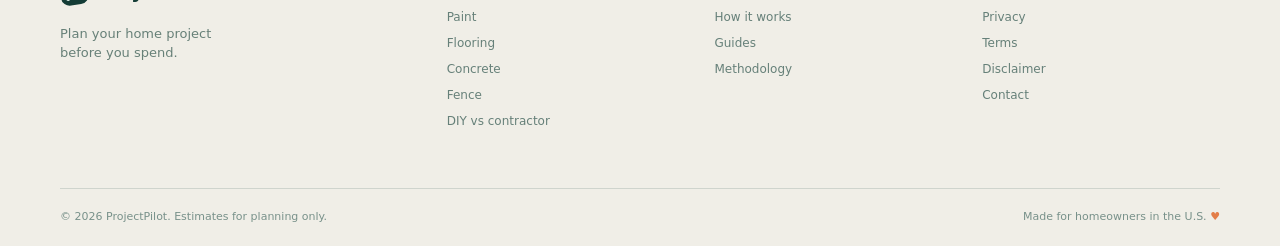
<file: privacy/index.html>
<!doctype html>
<html lang="en">
  <head><meta charset="UTF-8" /><meta name="viewport" content="width=device-width, initial-scale=1.0" /><meta name="description" content="ProjectPilot privacy policy and information about browser calculations, local preferences, and contact email data." /><title>Privacy Policy | ProjectPilot</title><link rel="canonical" href="https://team-usa.tech/privacy/" /><link rel="manifest" href="../manifest.webmanifest" /><link rel="stylesheet" href="../styles.css" /></head>
  <body data-app-prefix="../">
    <header class="site-header"><div class="container header-inner"><a class="brand" href="../#top" aria-label="ProjectPilot home"><span class="brand-mark"><span></span><span></span><span></span></span><span>Project<span class="brand-accent">Pilot</span></span></a><nav class="main-nav" aria-label="Primary navigation"><a href="../#tools">Tools</a><a href="../#how-it-works">How it works</a><a href="../#guides">Guides</a></nav><a class="header-cta" href="../#tools">All tools <span>↗</span></a><button class="menu-toggle" aria-label="Open navigation" aria-expanded="false">☰</button></div></header>
    <main><section class="legal-hero"><div class="container"><nav class="breadcrumb" aria-label="Breadcrumb"><a href="../">Home</a><span>/</span><span>Privacy policy</span></nav><div class="eyebrow dark"><span class="eyebrow-dot"></span> Good to know</div><h1>Privacy, made <em>clear.</em></h1><p>How ProjectPilot handles information when you use the website and its home project calculators.</p></div></section><section class="legal-content"><div class="container legal-grid"><article class="legal-copy"><h2>Privacy Policy</h2><p><strong>Last updated: September 10, 2026</strong></p><p>This starter privacy policy explains the current ProjectPilot MVP. It should be reviewed and updated before production launch, especially if analytics, advertising, accounts, or third-party services are added.</p><h2>Information processed by the tools</h2><p>The calculators are designed to run in your browser. Measurements and prices entered into a calculator are used to produce the result on your device and are not currently sent to a ProjectPilot server or stored in a ProjectPilot account.</p><h2>Local browser storage</h2><p>If you dismiss the Android install message, the site may store a small preference in your browser so the message does not immediately return. You can clear this preference through your browser settings.</p><h2>Contact email</h2><p>If you email ProjectPilot, we receive the information you choose to include in that message, such as your email address, message, and attachments. We use it to respond and do not sell contact messages.</p><h2>Third-party services</h2><p>The current design may request fonts or other static assets from third-party providers. A production deployment should document every analytics, advertising, hosting, consent, or affiliate service that is enabled.</p><h2>Future changes</h2><p>This policy may change as ProjectPilot adds features. The updated version will be posted on this page with a new update date.</p><a class="legal-back" href="../#top">← Back to ProjectPilot</a></article><aside class="legal-note"><div class="eyebrow dark"><span class="eyebrow-dot"></span> Current MVP</div><strong>Built with minimal data collection.</strong><p>No account is required to use the calculators, and project measurements stay in the browser in the current version.</p><hr /><p>Questions about privacy can be sent to <a href="../contact/" class="contact-email">rajadityafeb22@gmail.com</a>.</p></aside></div></section></main>
    <footer class="site-footer"><div class="container footer-main"><div class="footer-brand"><a class="brand brand-footer" href="../#top"><span class="brand-mark"><span></span><span></span><span></span></span><span>Project<span class="brand-accent">Pilot</span></span></a><p>Plan your home project<br />before you spend.</p></div><div class="footer-col"><h4>Tools</h4><a href="../paint-calculator/">Paint</a><a href="../flooring-calculator/">Flooring</a><a href="../concrete-calculator/">Concrete</a><a href="../fence-calculator/">Fence</a><a href="../diy-vs-contractor/">DIY vs contractor</a></div><div class="footer-col"><h4>Explore</h4><a href="../#how-it-works">How it works</a><a href="../#guides">Guides</a><a href="../#methodology">Methodology</a></div><div class="footer-col"><h4>Good to know</h4><a href="../privacy/">Privacy</a><a href="../terms/">Terms</a><a href="../disclaimer/">Disclaimer</a><a href="../contact/">Contact</a></div></div><div class="container footer-bottom"><span>© 2026 ProjectPilot. Estimates for planning only.</span><span>Made for homeowners in the U.S. <span class="heart">♥</span></span></div></footer><script src="../app.js"></script><script src="../app-install.js"></script>
  </body>
</html>
</file>
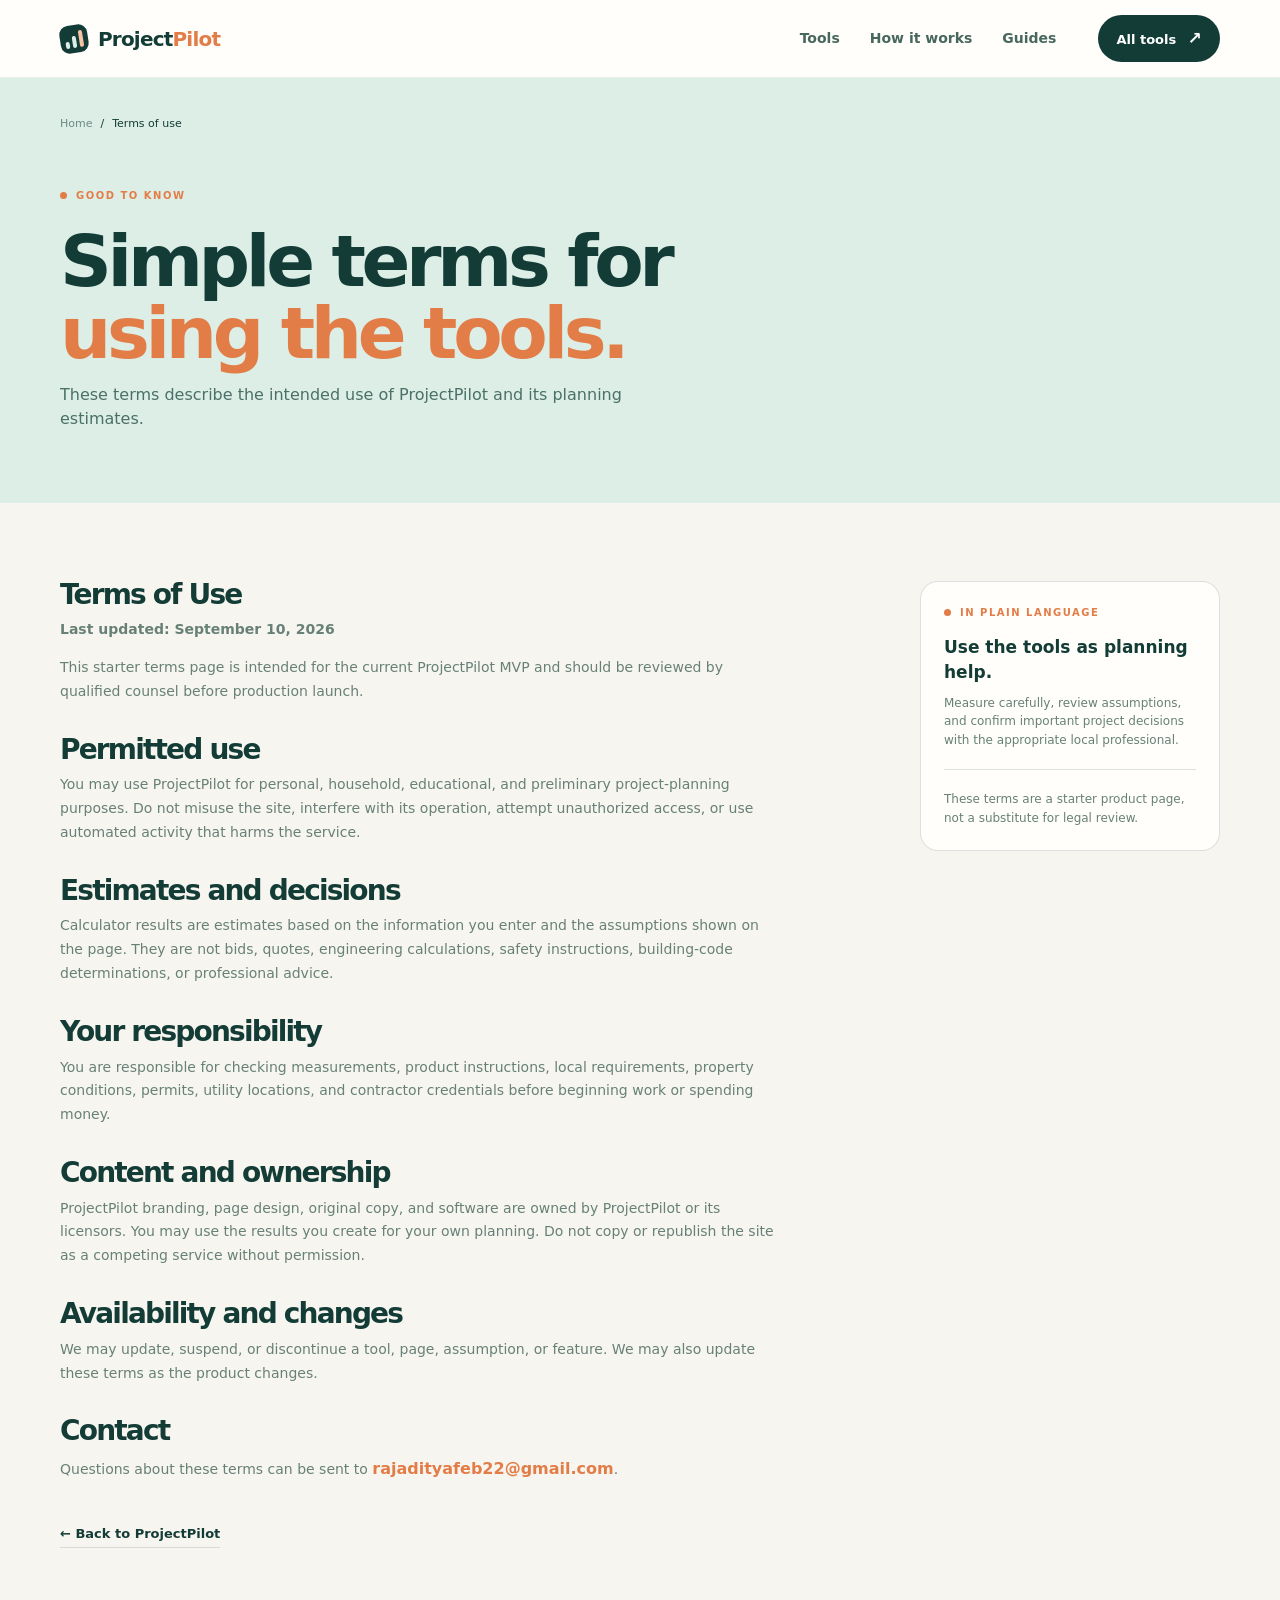
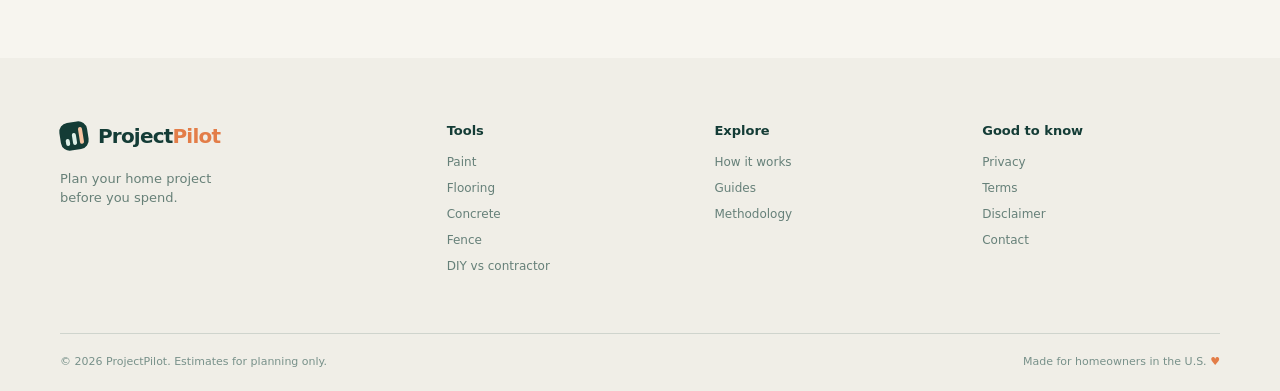
<file: terms/index.html>
<!doctype html>
<html lang="en">
  <head><meta charset="UTF-8" /><meta name="viewport" content="width=device-width, initial-scale=1.0" /><meta name="description" content="ProjectPilot terms of use for the home project planning website and calculators." /><title>Terms of Use | ProjectPilot</title><link rel="canonical" href="https://team-usa.tech/terms/"/><link rel="manifest" href="../manifest.webmanifest" /><link rel="stylesheet" href="../styles.css" /></head>
  <body data-app-prefix="../">
    <header class="site-header"><div class="container header-inner"><a class="brand" href="../#top" aria-label="ProjectPilot home"><span class="brand-mark"><span></span><span></span><span></span></span><span>Project<span class="brand-accent">Pilot</span></span></a><nav class="main-nav" aria-label="Primary navigation"><a href="../#tools">Tools</a><a href="../#how-it-works">How it works</a><a href="../#guides">Guides</a></nav><a class="header-cta" href="../#tools">All tools <span>↗</span></a><button class="menu-toggle" aria-label="Open navigation" aria-expanded="false">☰</button></div></header>
    <main><section class="legal-hero"><div class="container"><nav class="breadcrumb" aria-label="Breadcrumb"><a href="../">Home</a><span>/</span><span>Terms of use</span></nav><div class="eyebrow dark"><span class="eyebrow-dot"></span> Good to know</div><h1>Simple terms for<br /><em>using the tools.</em></h1><p>These terms describe the intended use of ProjectPilot and its planning estimates.</p></div></section><section class="legal-content"><div class="container legal-grid"><article class="legal-copy"><h2>Terms of Use</h2><p><strong>Last updated: September 10, 2026</strong></p><p>This starter terms page is intended for the current ProjectPilot MVP and should be reviewed by qualified counsel before production launch.</p><h2>Permitted use</h2><p>You may use ProjectPilot for personal, household, educational, and preliminary project-planning purposes. Do not misuse the site, interfere with its operation, attempt unauthorized access, or use automated activity that harms the service.</p><h2>Estimates and decisions</h2><p>Calculator results are estimates based on the information you enter and the assumptions shown on the page. They are not bids, quotes, engineering calculations, safety instructions, building-code determinations, or professional advice.</p><h2>Your responsibility</h2><p>You are responsible for checking measurements, product instructions, local requirements, property conditions, permits, utility locations, and contractor credentials before beginning work or spending money.</p><h2>Content and ownership</h2><p>ProjectPilot branding, page design, original copy, and software are owned by ProjectPilot or its licensors. You may use the results you create for your own planning. Do not copy or republish the site as a competing service without permission.</p><h2>Availability and changes</h2><p>We may update, suspend, or discontinue a tool, page, assumption, or feature. We may also update these terms as the product changes.</p><h2>Contact</h2><p>Questions about these terms can be sent to <a href="mailto:rajadityafeb22@gmail.com" class="contact-email">rajadityafeb22@gmail.com</a>.</p><a class="legal-back" href="../#top">← Back to ProjectPilot</a></article><aside class="legal-note"><div class="eyebrow dark"><span class="eyebrow-dot"></span> In plain language</div><strong>Use the tools as planning help.</strong><p>Measure carefully, review assumptions, and confirm important project decisions with the appropriate local professional.</p><hr /><p>These terms are a starter product page, not a substitute for legal review.</p></aside></div></section></main>
    <footer class="site-footer"><div class="container footer-main"><div class="footer-brand"><a class="brand brand-footer" href="../#top"><span class="brand-mark"><span></span><span></span><span></span></span><span>Project<span class="brand-accent">Pilot</span></span></a><p>Plan your home project<br />before you spend.</p></div><div class="footer-col"><h4>Tools</h4><a href="../paint-calculator/">Paint</a><a href="../flooring-calculator/">Flooring</a><a href="../concrete-calculator/">Concrete</a><a href="../fence-calculator/">Fence</a><a href="../diy-vs-contractor/">DIY vs contractor</a></div><div class="footer-col"><h4>Explore</h4><a href="../#how-it-works">How it works</a><a href="../#guides">Guides</a><a href="../#methodology">Methodology</a></div><div class="footer-col"><h4>Good to know</h4><a href="../privacy/">Privacy</a><a href="../terms/">Terms</a><a href="../disclaimer/">Disclaimer</a><a href="../contact/">Contact</a></div></div><div class="container footer-bottom"><span>© 2026 ProjectPilot. Estimates for planning only.</span><span>Made for homeowners in the U.S. <span class="heart">♥</span></span></div></footer><script src="../app.js"></script><script src="../app-install.js"></script>
  </body>
</html>
</file>
<file: styles.css>
:root {
  --ink: #143c36;
  --ink-deep: #082b26;
  --cream: #f7f5ef;
  --paper: #fffefa;
  --mint: #dceee6;
  --mint-deep: #b9ddcf;
  --peach: #f6c4a2;
  --orange: #e37d48;
  --sage: #86a89a;
  --line: rgba(20, 60, 54, .15);
  --muted: #678078;
  --shadow: 0 22px 60px rgba(21, 64, 55, .13);
  --radius-lg: 28px;
  --radius-md: 18px;
  --sans: "DM Sans", system-ui, sans-serif;
  --display: "Manrope", var(--sans);
}

.info-section { background: var(--paper); padding: 88px 0; border-top: 1px solid var(--line); }
.info-grid { display: grid; grid-template-columns: 1.35fr repeat(4, 1fr); gap: 26px; }
.info-grid article { min-width: 0; }
.info-grid article:not(:first-child) { border-left: 1px solid var(--line); padding-left: 20px; }
.info-grid h2 { font-size: 38px; margin: 15px 0; }
.info-grid h3 { font-family: var(--display); font-size: 16px; margin: 0 0 10px; }
.info-grid p { color: var(--muted); font-size: 12px; line-height: 1.55; margin: 0; }

@media (max-width: 650px) {
  .info-section { padding: 64px 0; }
  .info-grid { grid-template-columns: 1fr 1fr; gap: 28px 18px; }
  .info-grid article:first-child { grid-column: 1 / -1; }
  .info-grid article:not(:first-child) { padding-left: 15px; }
}

.tool-page-hero { background: var(--mint); padding: 34px 0 74px; }
.breadcrumb { display: flex; flex-wrap: wrap; gap: 8px; color: #6c8b83; font-size: 11px; margin-bottom: 55px; }
.breadcrumb a:hover { color: var(--orange); }.breadcrumb span { color: var(--ink); }
.tool-page-intro { display: grid; grid-template-columns: 1fr 360px; gap: 80px; align-items: end; }
.tool-page-intro h1 { font-family: var(--display); font-size: clamp(42px, 5vw, 68px); letter-spacing: -.06em; line-height: 1; margin: 18px 0 18px; max-width: 640px; }
.tool-page-intro h1 em { color: var(--orange); font-style: normal; }.tool-page-intro p { color: #4b7067; font-size: 16px; max-width: 560px; margin: 0; }.tool-page-callout { padding: 23px; border-radius: 19px; background: rgba(255,254,250,.72); border: 1px solid rgba(20,60,54,.1); }.tool-page-callout strong, .tool-page-callout span { display: block; }.tool-page-callout strong { font-family: var(--display); font-size: 17px; margin-bottom: 7px; }.tool-page-callout span { color: var(--muted); font-size: 12px; line-height: 1.45; }.tool-page-callout .callout-mark { color: var(--orange); font-size: 25px; margin-bottom: 12px; }
.tool-content-section { padding: 92px 0; background: var(--cream); }.tool-content-grid { display: grid; grid-template-columns: 1fr .9fr; gap: 90px; }.tool-content-grid h2 { font-size: clamp(34px, 4vw, 48px); margin: 0 0 20px; }.tool-content-grid h2 em { color: var(--orange); font-style: normal; }.tool-content-grid h3 { font-family: var(--display); font-size: 18px; margin: 25px 0 8px; }.tool-content-grid p, .tool-content-grid li { color: var(--muted); font-size: 13px; line-height: 1.6; }.tool-content-grid ul { padding-left: 18px; }.assumption-panel { background: var(--paper); border-radius: var(--radius-md); padding: 27px; align-self: start; }.assumption-panel .eyebrow { margin-bottom: 15px; }.assumption-panel h3 { margin-top: 0; }.assumption-panel hr { border: 0; border-top: 1px solid var(--line); margin: 20px 0; }.assumption-panel p { margin-bottom: 0; }
.related-section { padding: 85px 0 100px; background: var(--paper); }.related-section h2 { font-size: 38px; margin: 0 0 28px; }.related-grid { display: grid; grid-template-columns: repeat(4, 1fr); gap: 12px; }.related-card { border: 1px solid var(--line); border-radius: 15px; padding: 17px; background: var(--cream); transition: transform .2s, border-color .2s; }.related-card:hover { transform: translateY(-3px); border-color: var(--orange); }.related-card span { display: block; color: var(--orange); font-size: 21px; margin-bottom: 17px; }.related-card strong { display: block; font-family: var(--display); font-size: 14px; line-height: 1.2; }.related-card small { display: block; color: var(--muted); font-size: 11px; margin-top: 7px; }
.install-app-banner { position: fixed; z-index: 50; left: 50%; bottom: 18px; width: min(470px, calc(100% - 28px)); display: flex; align-items: center; gap: 11px; padding: 12px 12px 12px 14px; border: 1px solid rgba(20,60,54,.12); border-radius: 17px; background: rgba(255,254,250,.96); box-shadow: 0 18px 44px rgba(20,60,54,.2); transform: translate(-50%, 140%); opacity: 0; transition: transform .22s ease, opacity .22s ease; }.install-app-banner.is-visible { transform: translate(-50%, 0); opacity: 1; }.install-app-icon { width: 38px; height: 38px; flex: 0 0 38px; overflow: hidden; border-radius: 10px; background: var(--ink); }.install-app-icon img { width: 100%; height: 100%; display: block; }.install-app-copy { min-width: 0; flex: 1; }.install-app-copy strong, .install-app-copy small { display: block; }.install-app-copy strong { color: var(--ink); font-size: 12px; }.install-app-copy small { color: var(--muted); font-size: 10px; line-height: 1.3; margin-top: 2px; }.install-app-action { border: 0; border-radius: 10px; padding: 9px 12px; color: white; background: var(--orange); font-size: 11px; font-weight: 800; white-space: nowrap; }.install-app-action:hover { background: #cf6937; }.install-app-action.is-help { background: var(--ink); }.install-app-close { border: 0; padding: 4px; color: #7c948d; background: transparent; font-size: 21px; line-height: 1; }.install-app-close:hover { color: var(--orange); }
.legal-hero { background: var(--mint); padding: 38px 0 72px; }.legal-hero h1 { font-family: var(--display); font-size: clamp(44px, 6vw, 72px); letter-spacing: -.06em; line-height: 1; margin: 22px 0 14px; }.legal-hero h1 em { color: var(--orange); font-style: normal; }.legal-hero p { color: #4b7067; max-width: 610px; margin: 0; font-size: 16px; }.legal-content { padding: 78px 0 110px; background: var(--cream); }.legal-grid { display: grid; grid-template-columns: 1fr 300px; gap: 60px; align-items: start; }.legal-copy { max-width: 720px; }.legal-copy h2 { font-size: 28px; margin: 32px 0 10px; }.legal-copy h2:first-child { margin-top: 0; }.legal-copy h3 { font-family: var(--display); font-size: 17px; margin: 25px 0 7px; }.legal-copy p, .legal-copy li { color: var(--muted); font-size: 14px; line-height: 1.7; }.legal-copy ul { padding-left: 20px; }.legal-note { background: var(--paper); border: 1px solid var(--line); border-radius: var(--radius-md); padding: 23px; }.legal-note .eyebrow { margin-bottom: 15px; }.legal-note strong, .legal-note p { display: block; }.legal-note strong { font-family: var(--display); font-size: 17px; margin-bottom: 8px; }.legal-note p { color: var(--muted); font-size: 12px; line-height: 1.55; margin: 0; }.legal-note hr { border: 0; border-top: 1px solid var(--line); margin: 20px 0; }.contact-email { display: inline-flex; align-items: center; gap: 9px; color: var(--orange); font-weight: 800; font-size: 16px; word-break: break-word; }.legal-back { display: inline-block; margin-top: 28px; font-size: 13px; font-weight: 800; color: var(--ink); border-bottom: 1px solid var(--line); padding-bottom: 3px; }.legal-back:hover { color: var(--orange); }
@media (max-width: 800px) { .legal-grid { grid-template-columns: 1fr; gap: 38px; }.legal-note { max-width: 480px; } }
@media (max-width: 650px) { .legal-hero { padding: 27px 0 56px; }.legal-hero h1 { font-size: 46px; }.legal-content { padding: 60px 0 80px; }.legal-copy p, .legal-copy li { font-size: 13px; } }
@media (max-width: 900px) { .tool-page-intro { grid-template-columns: 1fr; gap: 30px; }.tool-page-callout { max-width: 420px; }.tool-content-grid { gap: 42px; }.related-grid { grid-template-columns: repeat(2, 1fr); } }
@media (max-width: 650px) { .tool-page-hero { padding: 27px 0 58px; }.breadcrumb { margin-bottom: 35px; }.tool-page-intro h1 { font-size: 44px; }.tool-page-intro p { font-size: 15px; }.tool-content-section { padding: 66px 0; }.tool-content-grid { grid-template-columns: 1fr; gap: 45px; }.related-section { padding: 65px 0 75px; }.related-grid { grid-template-columns: 1fr 1fr; }.related-card { padding: 14px; } }

* { box-sizing: border-box; }
html { scroll-behavior: smooth; }
body { margin: 0; color: var(--ink); background: var(--cream); font-family: var(--sans); font-size: 16px; line-height: 1.5; }
button, input, select { font: inherit; }
button { cursor: pointer; }
a { color: inherit; text-decoration: none; }
.container { width: min(1160px, calc(100% - 48px)); margin: 0 auto; }
.site-header { height: 78px; background: var(--paper); border-bottom: 1px solid rgba(20,60,54,.08); position: sticky; top: 0; z-index: 20; }
.header-inner { height: 100%; display: flex; align-items: center; gap: 42px; }
.brand { display: inline-flex; align-items: center; gap: 10px; font-family: var(--display); font-weight: 800; font-size: 20px; letter-spacing: -.04em; }
.brand-accent { color: var(--orange); }
.brand-mark { width: 28px; height: 28px; display: flex; align-items: end; gap: 3px; padding: 5px; border-radius: 9px; background: var(--ink); transform: rotate(-9deg); }
.brand-mark span { width: 4px; border-radius: 3px; background: var(--mint); display: block; }
.brand-mark span:nth-child(1) { height: 7px; }.brand-mark span:nth-child(2) { height: 12px; }.brand-mark span:nth-child(3) { height: 17px; background: var(--peach); }
.main-nav { display: flex; gap: 30px; margin-left: auto; color: #48675f; font-size: 14px; font-weight: 600; }
.main-nav a, .footer-col a { transition: color .2s ease; }.main-nav a:hover, .footer-col a:hover { color: var(--orange); }
.header-cta { background: var(--ink); color: white; border-radius: 30px; padding: 11px 18px; font-size: 13px; font-weight: 700; transition: background .2s, transform .2s; }.header-cta:hover { background: var(--orange); transform: translateY(-2px); }
.header-cta span { margin-left: 7px; font-size: 17px; }
.menu-toggle { display: none; border: 0; color: var(--ink); background: none; font-size: 24px; }
.section-shell { position: relative; overflow: hidden; }
.hero { min-height: 625px; background: var(--mint); padding: 92px 0 100px; }
.hero-grid { display: grid; grid-template-columns: .92fr 1.08fr; align-items: center; gap: 52px; position: relative; z-index: 2; }
.eyebrow { display: flex; align-items: center; gap: 9px; color: #4d7067; text-transform: uppercase; letter-spacing: .15em; font-size: 10px; font-weight: 700; }.eyebrow.dark { color: var(--orange); }.eyebrow.light { color: var(--mint-deep); }
.eyebrow-dot { width: 7px; height: 7px; border-radius: 50%; background: currentColor; display: inline-block; }
h1, h2, h3, h4, p { margin-top: 0; }.hero h1, h2 { font-family: var(--display); letter-spacing: -.065em; line-height: .99; }
.hero h1 { font-size: clamp(52px, 6vw, 82px); margin: 24px 0 22px; color: var(--ink); }.hero h1 em, h2 em { color: var(--orange); font-style: normal; }
.hero-lede { max-width: 450px; color: #477067; font-size: 18px; line-height: 1.55; margin-bottom: 32px; }
.hero-actions { display: flex; align-items: center; gap: 24px; }.button { display: inline-flex; align-items: center; justify-content: center; gap: 13px; border-radius: 30px; padding: 14px 22px; font-size: 14px; font-weight: 700; border: 1px solid transparent; transition: transform .2s, background .2s, color .2s; }.button:hover { transform: translateY(-2px); }.button-primary { color: white; background: var(--orange); box-shadow: 0 7px 18px rgba(227,125,72,.25); }.button-primary:hover { background: #cf6937; }.button-outline { border-color: rgba(220,238,230,.36); color: white; }.button-outline:hover { background: white; color: var(--ink); }
.text-link { color: var(--ink); font-size: 13px; font-weight: 700; border-bottom: 1px solid rgba(20,60,54,.25); padding-bottom: 3px; }.text-link span { margin-left: 8px; font-size: 17px; }.dark-link { color: var(--ink); }
.trust-row { display: flex; gap: 22px; margin-top: 42px; color: #65877d; font-size: 12px; }.trust-row b { color: var(--orange); margin-right: 4px; }
.hero-visual { height: 390px; position: relative; }.visual-orbit { position: absolute; border-radius: 50%; border: 1px solid rgba(20,60,54,.12); }.orbit-one { width: 410px; height: 410px; left: 65px; top: -26px; }.orbit-two { width: 330px; height: 330px; left: 105px; top: 14px; border-color: rgba(20,60,54,.08); }
.estimate-card { width: 350px; background: rgba(255,254,250,.94); border: 1px solid rgba(255,255,255,.9); border-radius: 22px; box-shadow: 0 25px 50px rgba(27,79,66,.18); padding: 24px; position: absolute; left: 82px; top: 34px; transform: rotate(2deg); }
.estimate-topline, .estimate-project, .estimate-total, .bar-row, .estimate-note { display: flex; align-items: center; }.estimate-topline { justify-content: space-between; }.estimate-kicker, .tool-label, .guide-meta { letter-spacing: .13em; font-size: 9px; font-weight: 800; }.estimate-kicker { color: #779089; }.live-dot { color: var(--orange); font-size: 9px; font-weight: 800; }.estimate-project { gap: 12px; margin: 24px 0; }.project-icon { display: grid; place-items: center; width: 40px; height: 40px; border-radius: 12px; background: var(--mint); font-size: 21px; }.estimate-project strong, .estimate-project small { display: block; }.estimate-project strong { font-size: 15px; }.estimate-project small { font-size: 11px; color: var(--muted); margin-top: 2px; }.estimate-total { justify-content: space-between; align-items: end; border-top: 1px solid var(--line); border-bottom: 1px solid var(--line); padding: 16px 0; }.estimate-total small { color: var(--muted); font-size: 11px; max-width: 95px; line-height: 1.25; }.estimate-total strong { color: var(--orange); font-family: var(--display); font-size: 23px; }.estimate-total strong span { color: #9fb0aa; font-size: 15px; }.estimate-bars { padding: 21px 0 11px; }.bar-row { gap: 8px; margin-bottom: 12px; font-size: 10px; color: var(--muted); }.bar-row > span { width: 75px; }.bar-row b { width: 51px; text-align: right; color: var(--ink); font-size: 10px; }.bar-track { flex: 1; height: 5px; border-radius: 5px; background: #e5ece7; overflow: hidden; }.bar-track i { display: block; height: 100%; border-radius: 5px; }.bar-materials { width: 80%; background: var(--orange); }.bar-install { width: 58%; background: var(--ink); }.bar-contingency { width: 28%; background: var(--mint-deep); }.estimate-note { gap: 8px; font-size: 10px; color: #81918c; }.estimate-note span { color: var(--orange); font-size: 14px; }
.floating-note { position: absolute; display: flex; align-items: center; gap: 10px; background: var(--paper); padding: 12px 15px; border-radius: 14px; box-shadow: 0 12px 26px rgba(27,79,66,.12); font-size: 11px; }.floating-note b, .floating-note small { display: block; }.floating-note small { color: var(--muted); margin-top: 1px; font-size: 10px; }.floating-note > span:first-child { color: var(--orange); font-size: 22px; }.note-top { right: 4px; top: 10px; transform: rotate(5deg); }.note-bottom { right: 14px; bottom: 7px; transform: rotate(-4deg); }.check-badge { background: var(--mint); color: var(--ink) !important; font-size: 14px !important; display: grid; place-items: center; width: 24px; height: 24px; border-radius: 50%; }
.hero-swoop { position: absolute; height: 75px; width: 120%; bottom: -54px; left: -10%; background: var(--cream); border-radius: 50% 50% 0 0; z-index: 1; }
.stats-strip { background: var(--ink); color: white; }.stats-grid { display: grid; grid-template-columns: repeat(4, 1fr); }.stats-grid > div { padding: 29px 0; border-right: 1px solid rgba(255,255,255,.15); display: flex; align-items: baseline; justify-content: center; gap: 10px; }.stats-grid > div:first-child { border-left: 1px solid rgba(255,255,255,.15); }.stats-grid strong { font-family: var(--display); font-size: 21px; color: var(--peach); }.stats-grid span { color: #9bb6ad; font-size: 11px; }
.content-section { padding: 108px 0; }.tools-section { background: var(--cream); }.section-heading h2 { font-size: clamp(38px, 4vw, 55px); margin: 17px 0 0; }.split-heading { display: flex; align-items: end; justify-content: space-between; gap: 35px; margin-bottom: 48px; }.split-heading > p { max-width: 265px; color: var(--muted); font-size: 14px; margin-bottom: 4px; }.split-heading > .text-link { margin-bottom: 7px; }
.tool-grid { display: grid; grid-template-columns: repeat(4, 1fr); gap: 14px; }.tool-card { text-align: left; border: 1px solid rgba(20,60,54,.08); border-radius: var(--radius-md); padding: 0; color: var(--ink); background: var(--paper); overflow: hidden; box-shadow: 0 4px 0 rgba(20,60,54,.03); transition: transform .25s, box-shadow .25s, border-color .25s; }.tool-card:hover { transform: translateY(-6px); border-color: rgba(20,60,54,.22); box-shadow: var(--shadow); }.tool-card.featured-tool { grid-column: span 2; background: var(--ink); color: white; }.tool-card.decision-tool { background: var(--peach); }.tool-card-head { min-height: 107px; padding: 21px 22px; display: flex; justify-content: space-between; align-items: start; background: var(--mint); }.featured-tool .tool-card-head { background: #24534a; }.decision-tool .tool-card-head { background: #f2af87; }.tool-icon { width: 43px; height: 43px; display: grid; place-items: center; border-radius: 13px; background: rgba(255,255,255,.65); color: var(--ink); font-size: 25px; }.featured-tool .tool-icon { background: var(--peach); }.tool-arrow { font-size: 20px; opacity: .7; }.tool-card-body { padding: 20px 22px 22px; min-height: 178px; }.tool-label { color: var(--orange); }.featured-tool .tool-label, .decision-tool .tool-label { color: var(--peach); }.tool-card h3 { font-family: var(--display); font-size: 21px; line-height: 1.1; letter-spacing: -.04em; margin: 10px 0 10px; }.tool-card p { min-height: 45px; color: var(--muted); font-size: 12px; line-height: 1.45; margin-bottom: 18px; }.featured-tool p { color: #a9c2b9; }.decision-tool p { color: #6d5244; }.tool-link { font-size: 12px; font-weight: 700; }.tool-link span { margin-left: 8px; color: var(--orange); font-size: 16px; }.featured-tool .tool-link { color: white; }.decision-tool .tool-link { color: var(--ink); }
.how-section { background: var(--ink); color: white; padding: 102px 0 112px; }.centered { text-align: center; }.centered .eyebrow { justify-content: center; }.centered h2 { margin-bottom: 16px; }.centered > p { color: #9eb9b0; font-size: 14px; }.steps-grid { display: grid; grid-template-columns: 1fr 35px 1fr 35px 1fr 35px 1fr; align-items: center; margin-top: 69px; }.step { text-align: center; position: relative; }.step-number { position: absolute; top: -17px; right: 27px; color: #527970; font-size: 10px; font-weight: 700; }.step-icon { margin: 0 auto 22px; width: 64px; height: 64px; display: grid; place-items: center; border-radius: 20px; border: 1px solid rgba(220,238,230,.22); background: rgba(220,238,230,.08); color: var(--peach); font-size: 26px; }.step h3 { font-family: var(--display); font-size: 17px; margin-bottom: 8px; }.step p { color: #91afa5; font-size: 12px; max-width: 165px; margin: auto; line-height: 1.45; }.step-line { height: 1px; border-top: 1px dashed rgba(220,238,230,.24); margin-top: -48px; }
.principles-section { padding: 116px 0; background: var(--paper); }.principles-grid { display: grid; grid-template-columns: .9fr 1.1fr; gap: 100px; align-items: center; }.principles-copy h2 { font-size: clamp(38px, 4vw, 54px); margin: 18px 0 22px; }.principles-copy > p { color: var(--muted); max-width: 370px; font-size: 15px; }.principles-copy .text-link { display: inline-block; margin-top: 12px; }.principles-list { border-top: 1px solid var(--line); }.principle { display: grid; grid-template-columns: 44px 1fr; gap: 16px; padding: 25px 0; border-bottom: 1px solid var(--line); }.principle > span { font-family: var(--display); color: var(--orange); font-size: 13px; }.principle h3 { font-family: var(--display); font-size: 18px; margin-bottom: 5px; }.principle p { color: var(--muted); font-size: 13px; margin: 0; }
.guides-section { background: var(--cream); }.guide-grid { display: grid; grid-template-columns: repeat(3, 1fr); gap: 16px; }.guide-card { background: var(--paper); border-radius: var(--radius-md); overflow: hidden; padding-bottom: 22px; }.guide-image { height: 152px; display: grid; place-items: center; font-size: 57px; color: var(--ink); }.guide-paint { background: var(--peach); }.guide-floor { background: var(--mint-deep); }.guide-diy { background: #d7d9bb; }.guide-meta { display: flex; justify-content: space-between; color: var(--orange); margin: 20px 22px 0; }.guide-meta span { color: var(--muted); font-weight: 600; letter-spacing: .08em; }.guide-card h3 { margin: 11px 22px 17px; font-family: var(--display); font-size: 20px; line-height: 1.15; letter-spacing: -.04em; }.guide-link { margin: 0 22px; font-weight: 700; font-size: 12px; }.guide-link span { color: var(--orange); margin-left: 8px; font-size: 16px; }
.methodology-section { background: var(--ink); color: white; padding: 72px 0; }.method-inner { display: grid; grid-template-columns: 100px 1fr auto; align-items: center; gap: 38px; }.method-seal { width: 93px; height: 93px; display: grid; place-items: center; align-content: center; gap: 2px; border: 1px solid rgba(246,196,162,.55); border-radius: 50%; color: var(--peach); font-size: 25px; text-align: center; }.method-seal small { font-size: 8px; letter-spacing: .13em; line-height: 1.3; }.method-inner h2 { font-size: 40px; margin: 15px 0 10px; }.method-inner p { max-width: 560px; color: #9eb9b0; font-size: 13px; margin: 0; }
.site-footer { background: #f0eee7; }.footer-main { display: grid; grid-template-columns: 1.5fr repeat(3, 1fr); gap: 30px; padding: 63px 0 58px; }.brand-footer { font-size: 20px; }.footer-brand p { color: var(--muted); font-size: 13px; line-height: 1.45; margin: 18px 0; }.footer-col { display: flex; flex-direction: column; gap: 8px; font-size: 12px; color: #668079; }.footer-col h4 { color: var(--ink); font-family: var(--display); font-size: 13px; margin-bottom: 5px; }.footer-bottom { display: flex; justify-content: space-between; border-top: 1px solid var(--line); padding: 20px 0; color: #78918a; font-size: 11px; }.heart { color: var(--orange); }

/* Calculator */
.calculator-shell { background: var(--paper); padding: 54px 0 100px; border-top: 1px solid var(--line); }.close-calculator { border: 0; background: none; color: var(--muted); font-weight: 700; font-size: 13px; padding: 0; margin-bottom: 35px; }.close-calculator:hover { color: var(--orange); }.calculator-header { display: flex; justify-content: space-between; align-items: start; gap: 30px; margin-bottom: 38px; }.calculator-header h2 { font-size: clamp(38px, 5vw, 60px); margin: 15px 0 11px; }.calculator-header p { color: var(--muted); margin: 0; }.calculator-badge { color: var(--orange); border: 1px solid rgba(227,125,72,.35); font-size: 10px; letter-spacing: .15em; font-weight: 800; padding: 10px 13px; border-radius: 20px; white-space: nowrap; }.calculator-layout { display: grid; grid-template-columns: 1.05fr .95fr; gap: 18px; align-items: start; }.calculator-form { background: var(--cream); padding: 29px; border-radius: var(--radius-lg); }.form-section { border-bottom: 1px solid var(--line); padding-bottom: 20px; margin-bottom: 20px; }.form-section:last-of-type { border: 0; padding-bottom: 0; margin-bottom: 0; }.form-section h3 { font-family: var(--display); font-size: 15px; margin: 0 0 15px; }.field-grid { display: grid; grid-template-columns: repeat(2, 1fr); gap: 15px; }.field { display: flex; flex-direction: column; gap: 6px; }.field.full { grid-column: 1 / -1; }.field label { font-size: 11px; color: #4a6d63; font-weight: 700; }.field input, .field select { width: 100%; border: 1px solid rgba(20,60,54,.15); background: var(--paper); color: var(--ink); border-radius: 11px; padding: 12px 12px; outline: none; transition: border .2s, box-shadow .2s; }.field input:focus, .field select:focus { border-color: var(--orange); box-shadow: 0 0 0 3px rgba(227,125,72,.13); }.field input[aria-invalid="true"] { border-color: #c95142; }.helper { color: #78918a; font-size: 10px; }.checkbox-field { flex-direction: row; align-items: center; gap: 9px; margin-top: 8px; }.checkbox-field input { width: auto; accent-color: var(--orange); }.checkbox-field label { color: var(--ink); }.calculate-submit { border: 0; width: 100%; margin-top: 22px; background: var(--orange); color: white; border-radius: 13px; padding: 14px; font-size: 14px; font-weight: 800; }.calculate-submit:hover { background: #cf6937; }.error-message { display: none; color: #a83b31; font-size: 11px; margin-top: 12px; }.error-message.visible { display: block; }
.calculator-results { background: var(--ink); color: white; border-radius: var(--radius-lg); padding: 30px; min-height: 390px; position: sticky; top: 105px; }.results-kicker { color: var(--mint-deep); font-size: 10px; letter-spacing: .15em; font-weight: 800; }.main-result { padding: 21px 0 24px; border-bottom: 1px solid rgba(220,238,230,.18); }.main-result small { display: block; color: #a9c2b9; font-size: 12px; margin-bottom: 7px; }.main-result strong { display: block; color: var(--peach); font-family: var(--display); font-size: clamp(37px, 4vw, 53px); letter-spacing: -.06em; line-height: 1; }.main-result em { color: #b4c8c0; font-size: 17px; font-style: normal; letter-spacing: -.03em; }.result-list { padding: 20px 0 0; }.result-line { display: flex; justify-content: space-between; gap: 14px; padding: 8px 0; font-size: 12px; }.result-line span { color: #a9c2b9; }.result-line b { color: white; text-align: right; }.result-highlight { background: rgba(246,196,162,.1); border-radius: 12px; padding: 13px 14px; margin-top: 12px; }.result-highlight span { color: var(--peach); }.result-note { color: #90afa5; font-size: 10px; line-height: 1.5; margin: 21px 0 0; }.result-actions { display: flex; gap: 8px; margin-top: 18px; }.small-action { border: 1px solid rgba(220,238,230,.28); color: white; background: transparent; border-radius: 9px; padding: 8px 11px; font-size: 10px; font-weight: 700; }.small-action:hover { background: rgba(255,255,255,.1); }.calculator-details { display: grid; grid-template-columns: repeat(3, 1fr); gap: 18px; margin-top: 22px; }.detail-card { border-top: 2px solid var(--mint-deep); padding-top: 15px; }.detail-card h3 { font-family: var(--display); font-size: 15px; margin-bottom: 6px; }.detail-card p, .detail-card li { color: var(--muted); font-size: 12px; line-height: 1.55; }.detail-card ul { margin: 0; padding-left: 17px; }

@media (max-width: 900px) {
  .hero-grid { grid-template-columns: 1fr; }.hero-copy { max-width: 630px; }.hero-visual { max-width: 560px; width: 100%; margin: 0 auto; }.tool-grid { grid-template-columns: repeat(2, 1fr); }.tool-card.featured-tool { grid-column: span 2; }.principles-grid { gap: 55px; }.steps-grid { grid-template-columns: repeat(2, 1fr); gap: 45px 20px; }.step-line { display: none; }.calculator-layout { grid-template-columns: 1fr; }.calculator-results { position: static; }.calculator-details { grid-template-columns: 1fr; }.method-inner { grid-template-columns: 85px 1fr; }.method-inner .button { grid-column: 2; justify-self: start; }.method-inner h2 { font-size: 36px; }
}
@media (max-width: 650px) {
  .container { width: min(100% - 34px, 520px); }.site-header { height: 68px; }.header-inner { gap: 0; justify-content: space-between; }.main-nav, .header-cta { display: none; }.menu-toggle { display: block; }.hero { padding: 65px 0 80px; }.hero h1 { font-size: 54px; }.hero-lede { font-size: 16px; }.hero-actions { align-items: flex-start; flex-direction: column; gap: 18px; }.trust-row { flex-wrap: wrap; gap: 11px 17px; margin-top: 32px; }.hero-visual { height: 330px; transform: scale(.87); transform-origin: top center; width: 115%; margin-left: -7.5%; }.estimate-card { left: 52px; }.orbit-one { left: 35px; }.orbit-two { left: 75px; }.note-top { right: -4px; }.note-bottom { right: 0; bottom: 12px; }.stats-grid { grid-template-columns: repeat(2, 1fr); }.stats-grid > div { padding: 20px 5px; border-bottom: 1px solid rgba(255,255,255,.15); }.stats-grid > div:nth-child(3) { border-left: 1px solid rgba(255,255,255,.15); }.content-section, .principles-section { padding: 74px 0; }.split-heading { display: block; }.split-heading > p { margin-top: 20px; }.split-heading > .text-link { display: inline-block; margin-top: 18px; }.tool-grid { grid-template-columns: 1fr 1fr; gap: 10px; }.tool-card.featured-tool { grid-column: span 2; }.tool-card-head { min-height: 88px; padding: 16px; }.tool-card-body { padding: 17px 16px 18px; min-height: 190px; }.tool-card h3 { font-size: 17px; }.tool-card p { font-size: 11px; }.how-section { padding: 75px 0; }.steps-grid { gap: 40px 12px; margin-top: 55px; }.step-number { right: 8px; }.step p { font-size: 11px; }.principles-grid { grid-template-columns: 1fr; gap: 48px; }.guide-grid { grid-template-columns: 1fr; }.guide-card { display: grid; grid-template-columns: 120px 1fr; padding-bottom: 0; }.guide-image { grid-row: span 3; height: 100%; min-height: 155px; }.guide-meta { margin: 20px 16px 0; font-size: 8px; }.guide-card h3 { font-size: 17px; margin: 9px 16px 13px; }.guide-link { margin: 0 16px 20px; }.methodology-section { padding: 54px 0; }.method-inner { grid-template-columns: 1fr; gap: 24px; }.method-inner .button { grid-column: auto; }.method-seal { width: 75px; height: 75px; }.calculator-shell { padding: 34px 0 70px; }.calculator-header { display: block; }.calculator-badge { display: inline-block; margin-top: 12px; }.calculator-form, .calculator-results { padding: 22px; }.field-grid { grid-template-columns: 1fr; }.field.full { grid-column: auto; }.calculator-header h2 { font-size: 42px; }.footer-main { grid-template-columns: 1.3fr 1fr 1fr; gap: 30px 15px; }.footer-brand { grid-column: 1 / -1; }.footer-bottom { display: block; line-height: 1.7; }.footer-bottom span { display: block; }.footer-bottom span + span { margin-top: 5px; }
}
</file>
